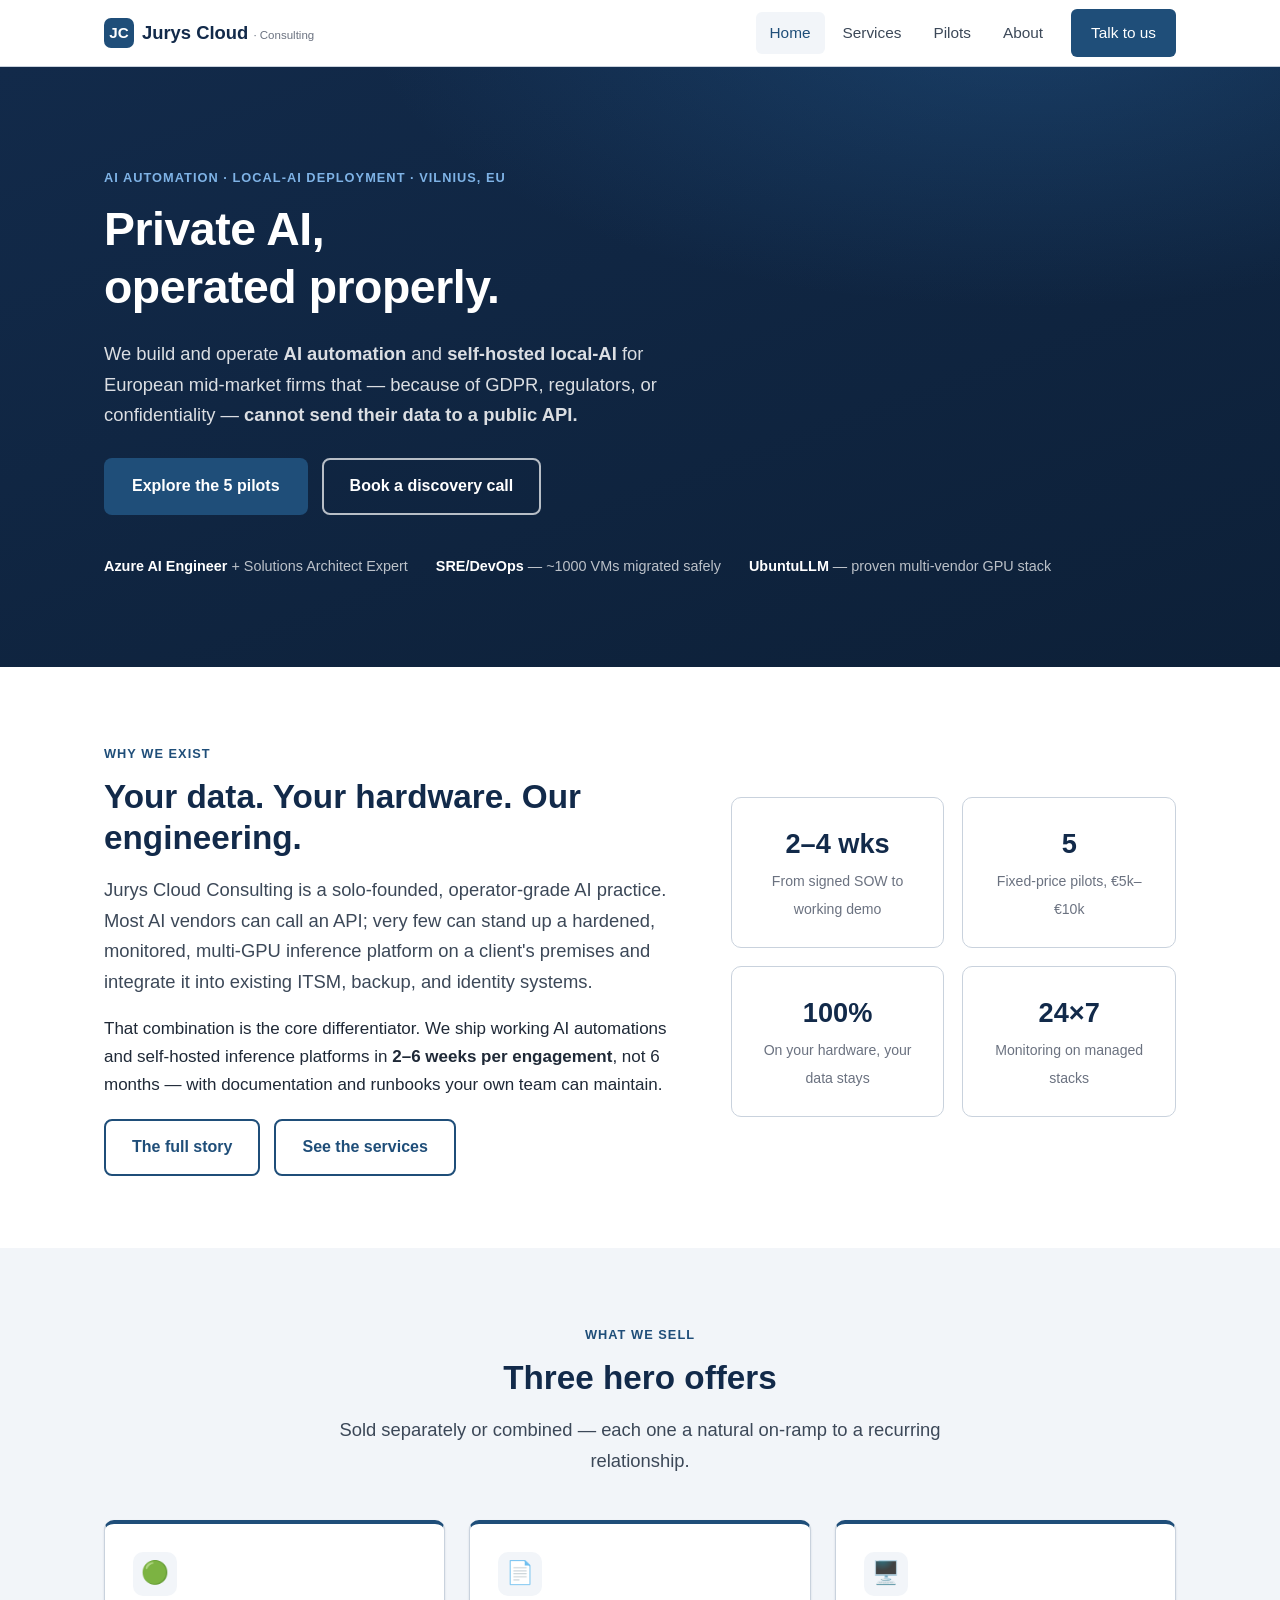
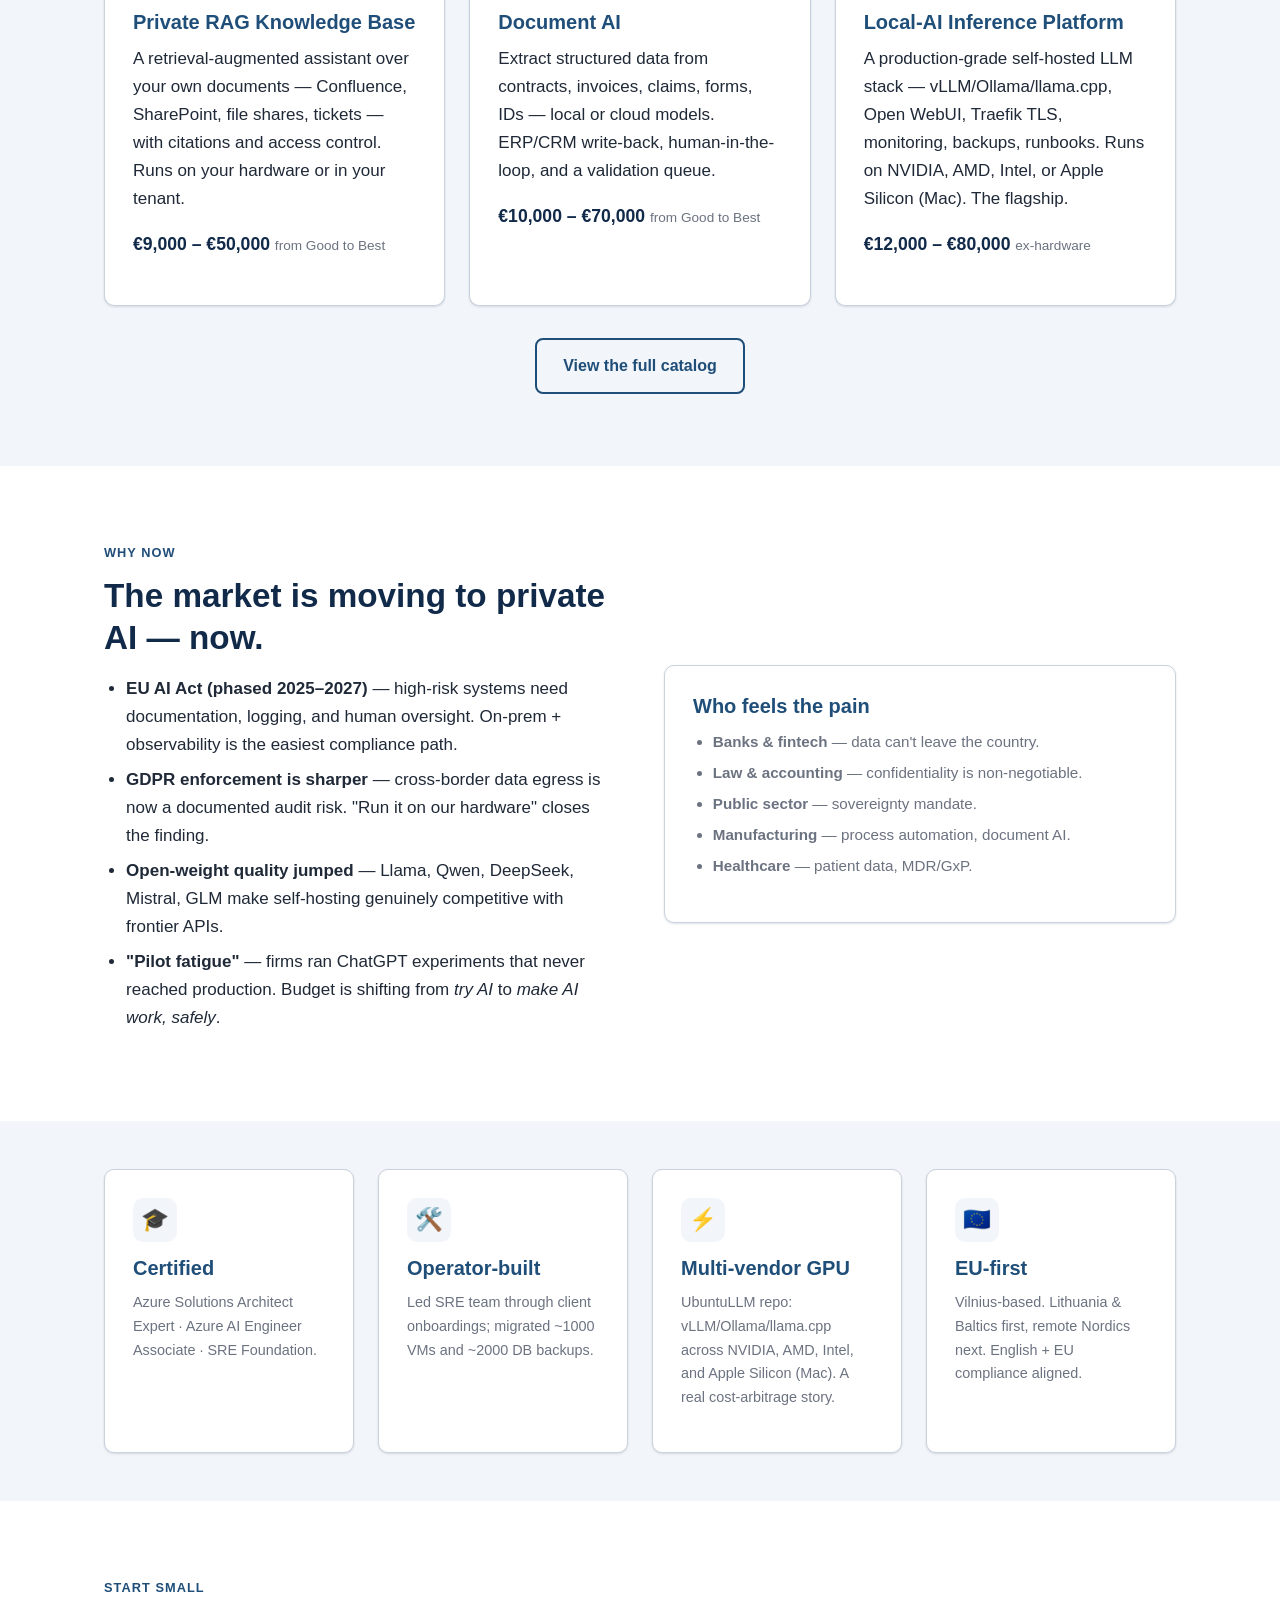
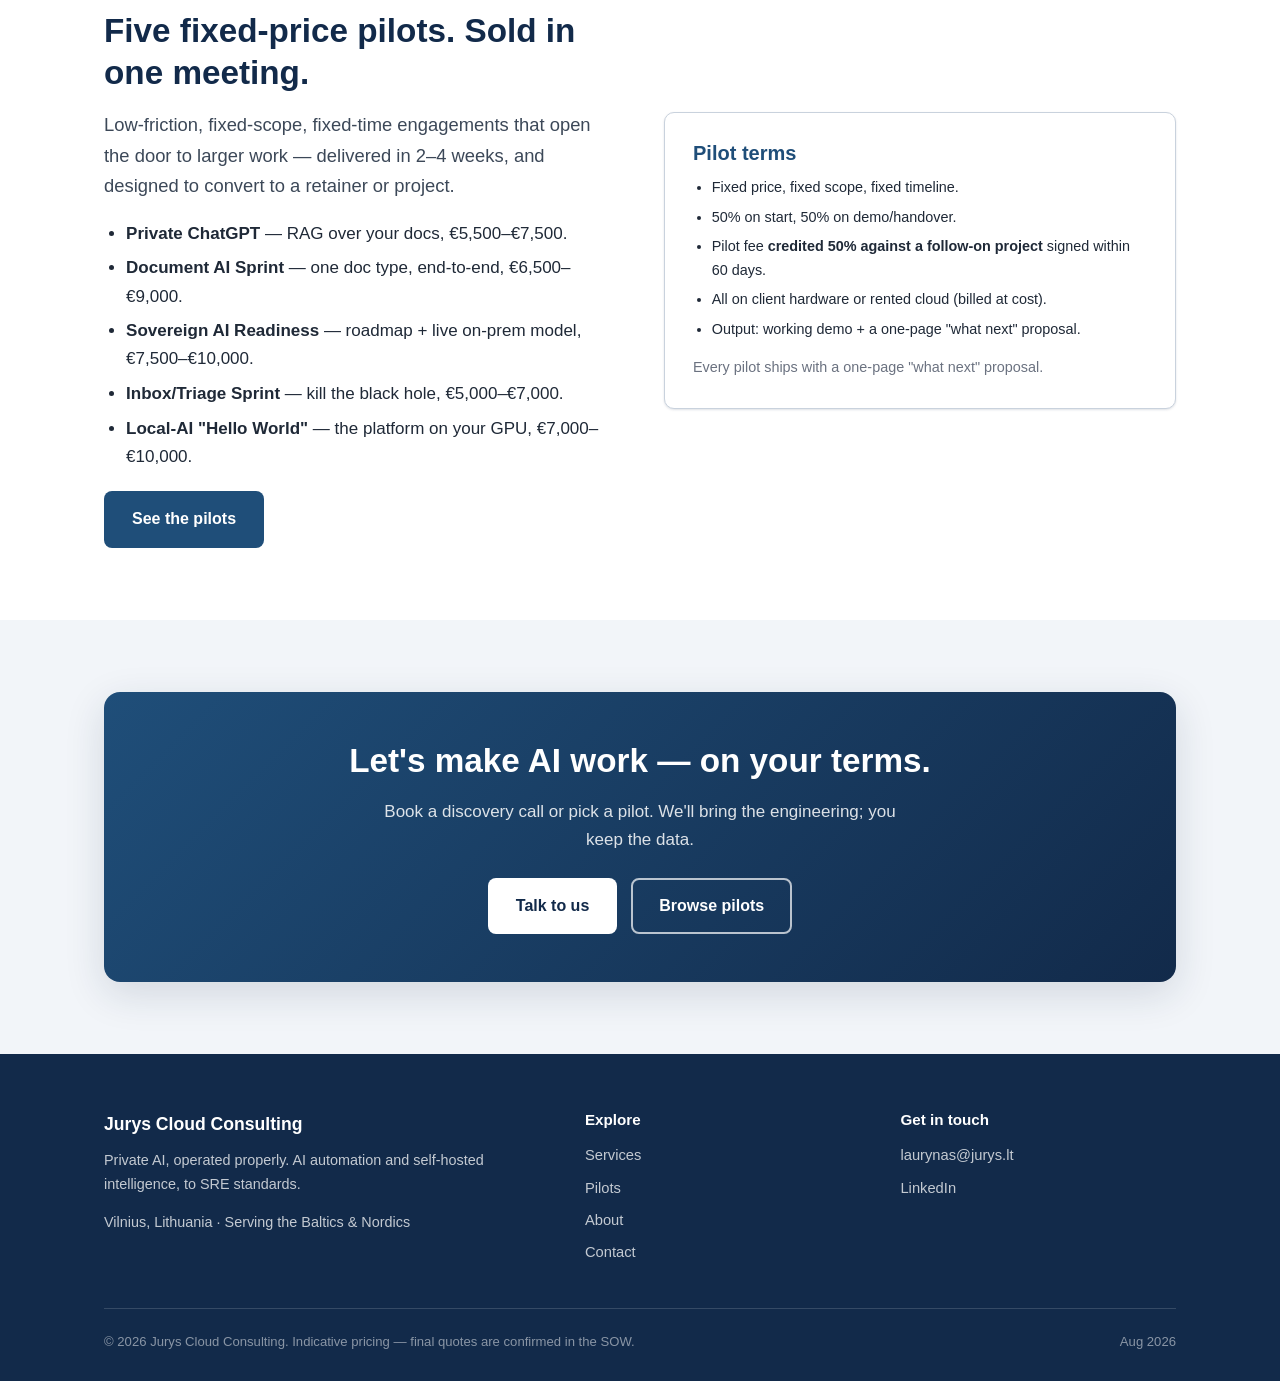
<file: index.html>
<!DOCTYPE html>
<html lang="en">
<head>
  <meta charset="UTF-8">
  <meta name="viewport" content="width=device-width, initial-scale=1.0">
  <title>Jurys Cloud Consulting — Private AI, operated properly. AI automation &amp; local-AI deployment</title>
  <meta name="description" content="Jurys Cloud Consulting builds and operates private AI — automation that works, and self-hosted inference that runs on your own hardware, to SRE standards. Based in Vilnius, serving the Baltics and Nordics.">
  <link rel="stylesheet" href="styles.css">
</head>
<body>

<header class="site-header">
  <div class="container">
    <a class="brand" href="index.html">
      <span class="brand-mark">JC</span>
      <span>Jurys Cloud <span class="brand-sub">· Consulting</span></span>
    </a>
    <button class="nav-toggle" aria-label="Toggle navigation" aria-expanded="false">
      <span></span><span></span><span></span>
    </button>
    <nav class="nav">
      <a href="index.html" class="active">Home</a>
      <a href="services.html">Services</a>
      <a href="pilots.html">Pilots</a>
      <a href="about.html">About</a>
      <a href="contact.html" class="btn btn-primary nav-cta">Talk to us</a>
    </nav>
  </div>
</header>

<!-- ============ HERO ============ -->
<section class="hero">
  <div class="container">
    <span class="eyebrow">AI Automation · Local-AI Deployment · Vilnius, EU</span>
    <h1>Private AI, operated properly.</h1>
    <p class="lead">
      We build and operate <strong>AI automation</strong> and
      <strong>self-hosted local-AI</strong> for European mid-market firms that
      &mdash; because of GDPR, regulators, or confidentiality &mdash;
      <strong>cannot send their data to a public API.</strong>
    </p>
    <div class="btn-row">
      <a class="btn btn-primary" href="pilots.html">Explore the 5 pilots</a>
      <a class="btn btn-outline" href="contact.html">Book a discovery call</a>
    </div>
    <div class="hero-meta">
      <span><strong>Azure AI Engineer</strong> + Solutions Architect Expert</span>
      <span><strong>SRE/DevOps</strong> &mdash; ~1000 VMs migrated safely</span>
      <span><strong>UbuntuLLM</strong> &mdash; proven multi-vendor GPU stack</span>
    </div>
  </div>
</section>

<!-- ============ STORY ============ -->
<section class="section">
  <div class="container">
    <div class="split split--wide-left">
      <div>
        <span class="eyebrow">Why we exist</span>
        <h2>Your data. Your hardware. Our engineering.</h2>
        <p class="lead">
          Jurys Cloud Consulting is a solo-founded, operator-grade AI practice.
          Most AI vendors can call an API; very few can stand up a hardened,
          monitored, multi-GPU inference platform on a client's premises and
          integrate it into existing ITSM, backup, and identity systems.
        </p>
        <p>
          That combination is the core differentiator. We ship working AI
          automations and self-hosted inference platforms in
          <strong>2&ndash;6 weeks per engagement</strong>, not 6 months &mdash;
          with documentation and runbooks your own team can maintain.
        </p>
        <div class="btn-row" style="margin-top:20px;">
          <a class="btn btn-ghost" href="about.html">The full story</a>
          <a class="btn btn-ghost" href="services.html">See the services</a>
        </div>
      </div>
      <div>
        <div class="stats" style="grid-template-columns:1fr 1fr;">
          <div class="stat"><span class="stat-num">2&ndash;4 wks</span><span class="stat-label">From signed SOW to working demo</span></div>
          <div class="stat"><span class="stat-num">5</span><span class="stat-label">Fixed-price pilots, €5k&ndash;€10k</span></div>
          <div class="stat"><span class="stat-num">100%</span><span class="stat-label">On your hardware, your data stays</span></div>
          <div class="stat"><span class="stat-num">24&times;7</span><span class="stat-label">Monitoring on managed stacks</span></div>
        </div>
      </div>
    </div>
  </div>
</section>

<!-- ============ HERO OFFERS ============ -->
<section class="section section--alt">
  <div class="container">
    <div class="center" style="margin-bottom:44px;">
      <span class="eyebrow">What we sell</span>
      <h2>Three hero offers</h2>
      <p class="lead" style="max-width:62ch;margin:0 auto;">
        Sold separately or combined &mdash; each one a natural on-ramp to a
        recurring relationship.
      </p>
    </div>
    <div class="grid grid-3">
      <div class="card card--accent">
        <div class="card-icon">🟢</div>
        <h3>Private RAG Knowledge Base</h3>
        <p>
          A retrieval-augmented assistant over your own documents &mdash;
          Confluence, SharePoint, file shares, tickets &mdash; with citations
          and access control. Runs on your hardware or in your tenant.
        </p>
        <p class="card-price">€9,000 &ndash; €50,000 <small>from Good to Best</small></p>
      </div>
      <div class="card card--accent">
        <div class="card-icon">📄</div>
        <h3>Document AI</h3>
        <p>
          Extract structured data from contracts, invoices, claims, forms, IDs
          &mdash; local or cloud models. ERP/CRM write-back, human-in-the-loop,
          and a validation queue.
        </p>
        <p class="card-price">€10,000 &ndash; €70,000 <small>from Good to Best</small></p>
      </div>
      <div class="card card--accent">
        <div class="card-icon">🖥️</div>
        <h3>Local-AI Inference Platform</h3>
        <p>
          A production-grade self-hosted LLM stack &mdash; vLLM/Ollama/llama.cpp,
          Open WebUI, Traefik TLS, monitoring, backups, runbooks. Runs on
          NVIDIA, AMD, Intel, or Apple Silicon (Mac). The flagship.
        </p>
        <p class="card-price">€12,000 &ndash; €80,000 <small>ex-hardware</small></p>
      </div>
    </div>
    <div class="center" style="margin-top:32px;">
      <a class="btn btn-ghost" href="services.html">View the full catalog</a>
    </div>
  </div>
</section>

<!-- ============ WHY NOW ============ -->
<section class="section">
  <div class="container">
    <div class="split">
      <div>
        <span class="eyebrow">Why now</span>
        <h2>The market is moving to private AI &mdash; now.</h2>
        <ul>
          <li><strong>EU AI Act (phased 2025&ndash;2027)</strong> &mdash; high-risk systems need documentation, logging, and human oversight. On-prem + observability is the easiest compliance path.</li>
          <li><strong>GDPR enforcement is sharper</strong> &mdash; cross-border data egress is now a documented audit risk. "Run it on our hardware" closes the finding.</li>
          <li><strong>Open-weight quality jumped</strong> &mdash; Llama, Qwen, DeepSeek, Mistral, GLM make self-hosting genuinely competitive with frontier APIs.</li>
          <li><strong>"Pilot fatigue"</strong> &mdash; firms ran ChatGPT experiments that never reached production. Budget is shifting from <em>try AI</em> to <em>make AI work, safely</em>.</li>
        </ul>
      </div>
      <div>
        <div class="card">
          <h3>Who feels the pain</h3>
          <ul class="muted" style="font-size:.95rem;">
            <li><strong>Banks &amp; fintech</strong> &mdash; data can't leave the country.</li>
            <li><strong>Law &amp; accounting</strong> &mdash; confidentiality is non-negotiable.</li>
            <li><strong>Public sector</strong> &mdash; sovereignty mandate.</li>
            <li><strong>Manufacturing</strong> &mdash; process automation, document AI.</li>
            <li><strong>Healthcare</strong> &mdash; patient data, MDR/GxP.</li>
          </ul>
        </div>
      </div>
    </div>
  </div>
</section>

<!-- ============ CREDIBILITY STRIP ============ -->
<section class="section section--tight section--alt">
  <div class="container">
    <div class="grid grid-4">
      <div class="card">
        <div class="card-icon">🎓</div>
        <h3>Certified</h3>
        <p class="small muted">Azure Solutions Architect Expert · Azure AI Engineer Associate · SRE Foundation.</p>
      </div>
      <div class="card">
        <div class="card-icon">🛠️</div>
        <h3>Operator-built</h3>
        <p class="small muted">Led SRE team through client onboardings; migrated ~1000 VMs and ~2000 DB backups.</p>
      </div>
      <div class="card">
        <div class="card-icon">⚡</div>
        <h3>Multi-vendor GPU</h3>
        <p class="small muted">UbuntuLLM repo: vLLM/Ollama/llama.cpp across NVIDIA, AMD, Intel, and Apple Silicon (Mac). A real cost-arbitrage story.</p>
      </div>
      <div class="card">
        <div class="card-icon">🇪🇺</div>
        <h3>EU-first</h3>
        <p class="small muted">Vilnius-based. Lithuania &amp; Baltics first, remote Nordics next. English + EU compliance aligned.</p>
      </div>
    </div>
  </div>
</section>

<!-- ============ PILOT TEASER ============ -->
<section class="section">
  <div class="container">
    <div class="split">
      <div>
        <span class="eyebrow">Start small</span>
        <h2>Five fixed-price pilots. Sold in one meeting.</h2>
        <p class="lead">
          Low-friction, fixed-scope, fixed-time engagements that open the door
          to larger work &mdash; delivered in 2&ndash;4 weeks, and designed to
          convert to a retainer or project.
        </p>
        <ul>
          <li><strong>Private ChatGPT</strong> &mdash; RAG over your docs, €5,500&ndash;€7,500.</li>
          <li><strong>Document AI Sprint</strong> &mdash; one doc type, end-to-end, €6,500&ndash;€9,000.</li>
          <li><strong>Sovereign AI Readiness</strong> &mdash; roadmap + live on-prem model, €7,500&ndash;€10,000.</li>
          <li><strong>Inbox/Triage Sprint</strong> &mdash; kill the black hole, €5,000&ndash;€7,000.</li>
          <li><strong>Local-AI "Hello World"</strong> &mdash; the platform on your GPU, €7,000&ndash;€10,000.</li>
        </ul>
        <div class="btn-row" style="margin-top:20px;">
          <a class="btn btn-primary" href="pilots.html">See the pilots</a>
        </div>
      </div>
      <div>
        <div class="card">
          <h3>Pilot terms</h3>
          <ul class="small">
            <li>Fixed price, fixed scope, fixed timeline.</li>
            <li>50% on start, 50% on demo/handover.</li>
            <li>Pilot fee <strong>credited 50% against a follow-on project</strong> signed within 60 days.</li>
            <li>All on client hardware or rented cloud (billed at cost).</li>
            <li>Output: working demo + a one-page "what next" proposal.</li>
          </ul>
          <p class="small muted" style="margin:0;">Every pilot ships with a one-page "what next" proposal.</p>
        </div>
      </div>
    </div>
  </div>
</section>

<!-- ============ CTA ============ -->
<section class="section section--alt">
  <div class="container">
    <div class="cta-band">
      <h2>Let's make AI work &mdash; on your terms.</h2>
      <p>
        Book a discovery call or pick a pilot. We'll bring the engineering; you
        keep the data.
      </p>
      <div class="btn-row" style="justify-content:center;">
        <a class="btn btn-primary" href="contact.html">Talk to us</a>
        <a class="btn btn-outline" href="pilots.html">Browse pilots</a>
      </div>
    </div>
  </div>
</section>

<!-- ============ FOOTER ============ -->
<footer class="site-footer">
  <div class="container">
    <div class="footer-grid">
      <div>
        <div class="footer-brand">Jurys Cloud Consulting</div>
        <p class="small">Private AI, operated properly. AI automation and self-hosted intelligence, to SRE standards.</p>
        <p class="small">Vilnius, Lithuania · Serving the Baltics &amp; Nordics</p>
      </div>
      <div>
        <h4>Explore</h4>
        <ul>
          <li><a href="services.html">Services</a></li>
          <li><a href="pilots.html">Pilots</a></li>
          <li><a href="about.html">About</a></li>
          <li><a href="contact.html">Contact</a></li>
        </ul>
      </div>
      <div>
        <h4>Get in touch</h4>
        <ul>
          <li><a href="mailto:laurynas@jurys.lt">laurynas@jurys.lt</a></li>
          <li><a href="https://www.linkedin.com/in/laurynas-jurys-01441728/" target="_blank" rel="noopener">LinkedIn</a></li>
        </ul>
      </div>
    </div>
    <div class="footer-disclaimer">
      <span>© <span id="year">2026</span> Jurys Cloud Consulting. Indicative pricing — final quotes are confirmed in the SOW.</span>
      <span>Aug 2026</span>
    </div>
  </div>
</footer>

<script src="main.js"></script>
</body>
</html>
</file>
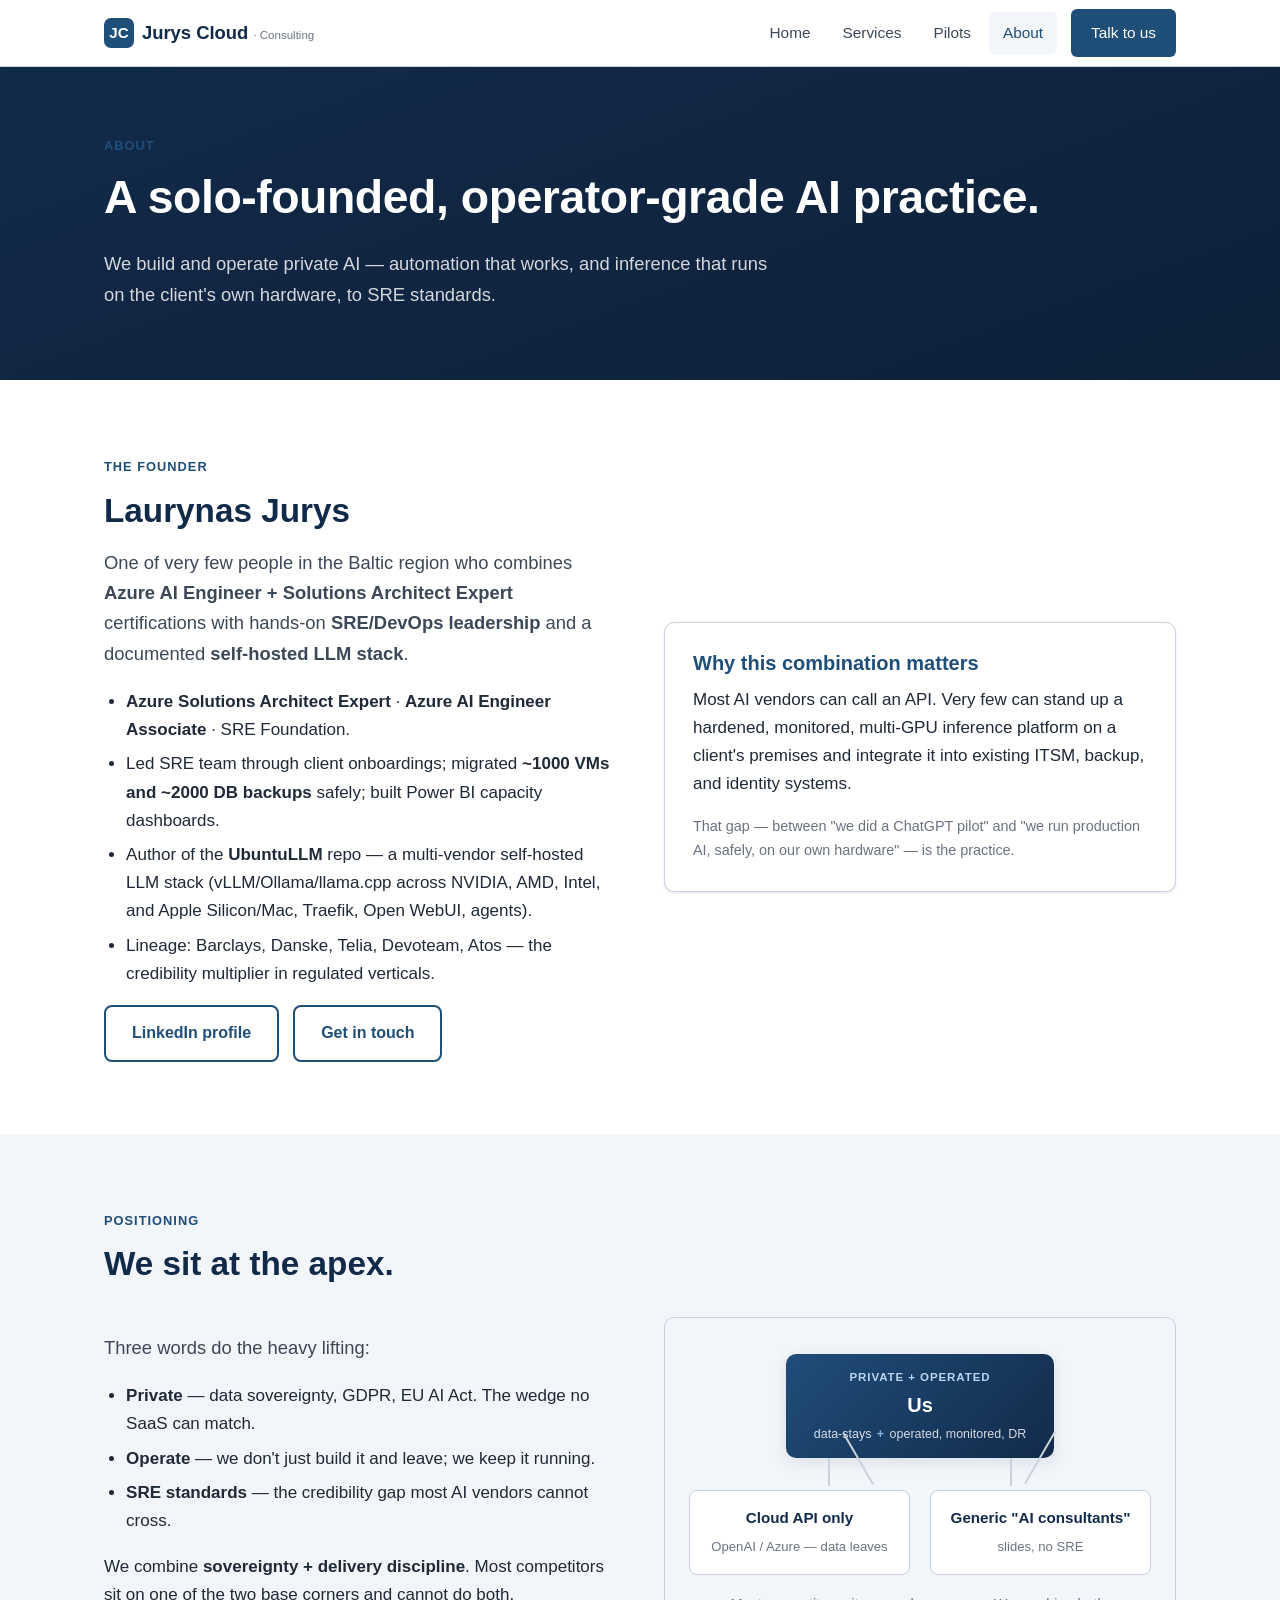
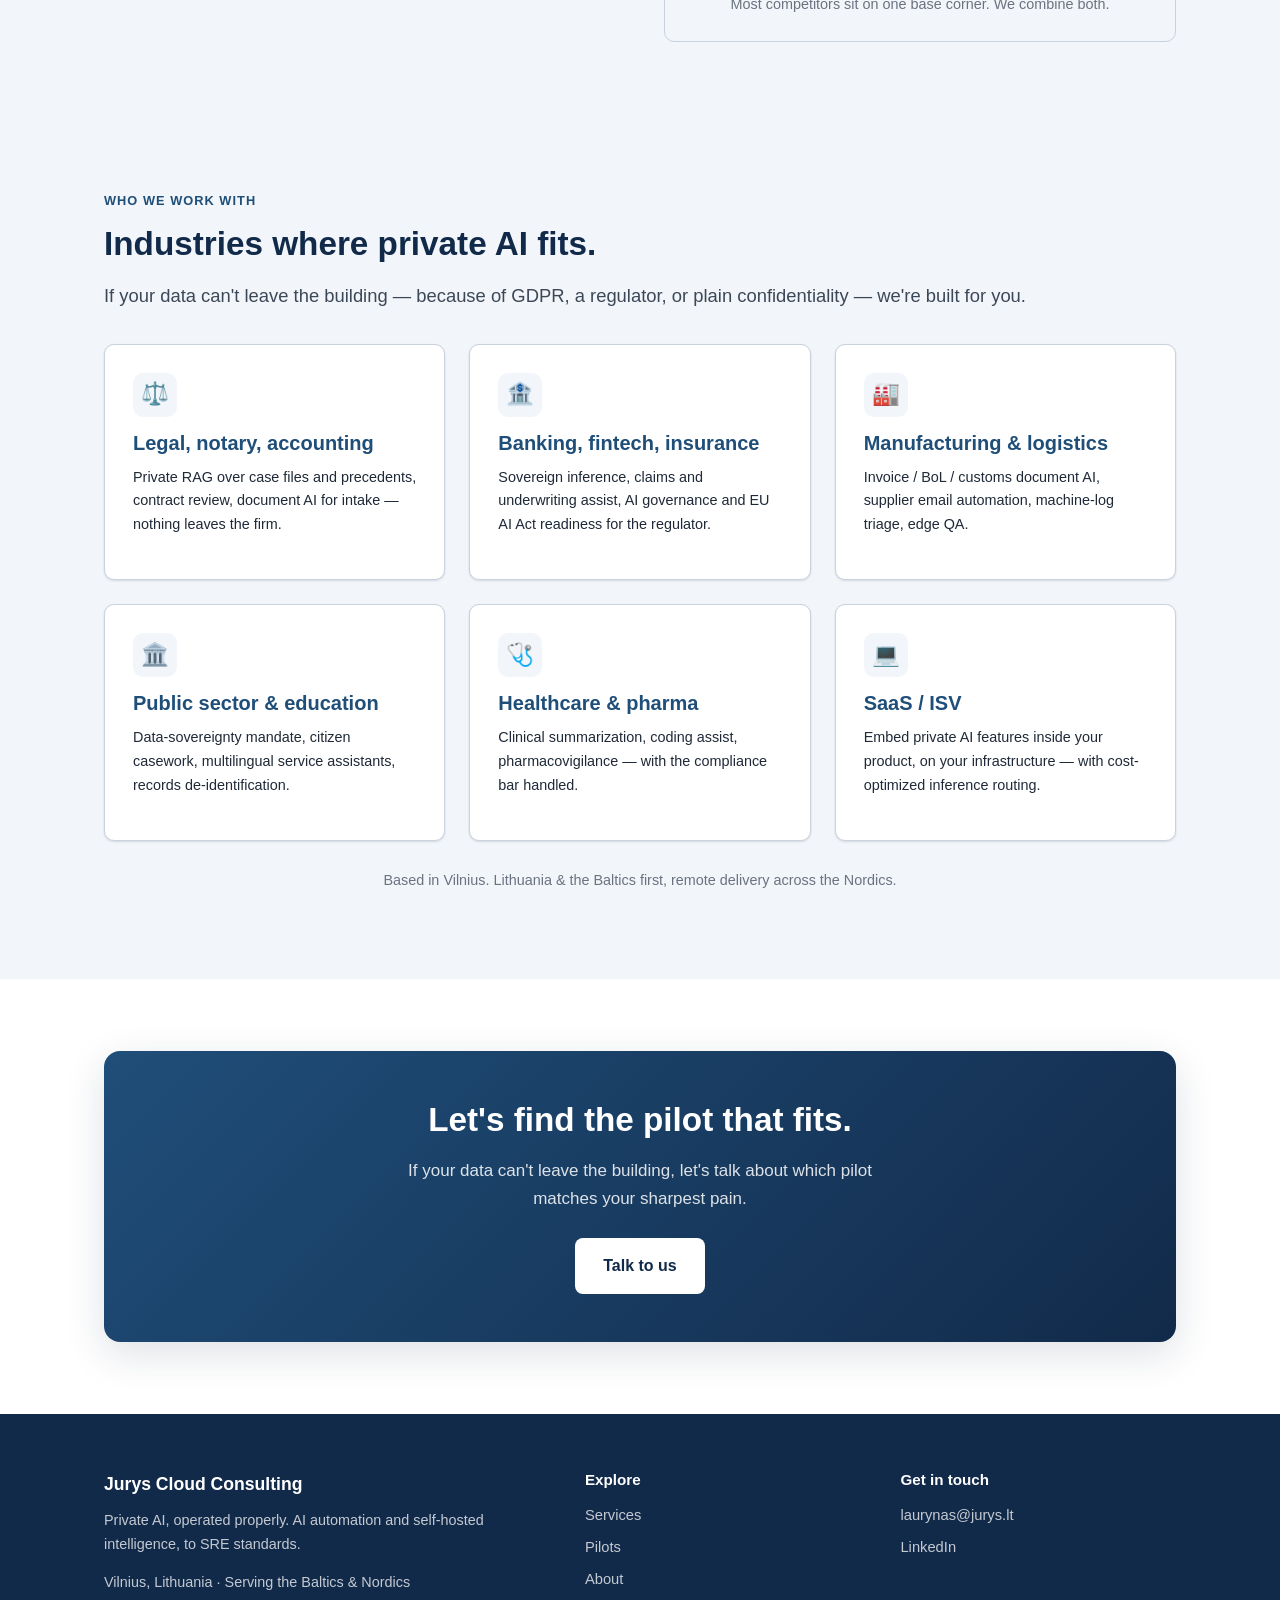
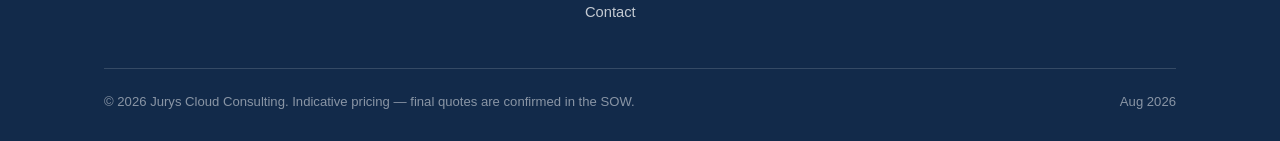
<file: about.html>
<!DOCTYPE html>
<html lang="en">
<head>
  <meta charset="UTF-8">
  <meta name="viewport" content="width=device-width, initial-scale=1.0">
  <title>About — Jurys Cloud Consulting</title>
  <meta name="description" content="A solo-founded, operator-grade AI practice. Azure AI Engineer + Solutions Architect Expert + SRE. We sit at the apex that combines sovereignty and delivery discipline.">
  <link rel="stylesheet" href="styles.css">
</head>
<body>

<header class="site-header">
  <div class="container">
    <a class="brand" href="index.html">
      <span class="brand-mark">JC</span>
      <span>Jurys Cloud <span class="brand-sub">· Consulting</span></span>
    </a>
    <button class="nav-toggle" aria-label="Toggle navigation" aria-expanded="false">
      <span></span><span></span><span></span>
    </button>
    <nav class="nav">
      <a href="index.html">Home</a>
      <a href="services.html">Services</a>
      <a href="pilots.html">Pilots</a>
      <a href="about.html" class="active">About</a>
      <a href="contact.html" class="btn btn-primary nav-cta">Talk to us</a>
    </nav>
  </div>
</header>

<section class="page-hero">
  <div class="container">
    <span class="eyebrow">About</span>
    <h1>A solo-founded, operator-grade AI practice.</h1>
    <p class="lead">
      We build and operate private AI — automation that works, and inference
      that runs on the client's own hardware, to SRE standards.
    </p>
  </div>
</section>

<!-- founder -->
<section class="section">
  <div class="container">
    <div class="split">
      <div>
        <span class="eyebrow">The founder</span>
        <h2>Laurynas Jurys</h2>
        <p class="lead">
          One of very few people in the Baltic region who combines
          <strong>Azure AI Engineer + Solutions Architect Expert</strong>
          certifications with hands-on <strong>SRE/DevOps leadership</strong>
          and a documented <strong>self-hosted LLM stack</strong>.
        </p>
        <ul>
          <li><strong>Azure Solutions Architect Expert</strong> · <strong>Azure AI Engineer Associate</strong> · SRE Foundation.</li>
          <li>Led SRE team through client onboardings; migrated <strong>~1000 VMs and ~2000 DB backups</strong> safely; built Power BI capacity dashboards.</li>
          <li>Author of the <strong>UbuntuLLM</strong> repo — a multi-vendor self-hosted LLM stack (vLLM/Ollama/llama.cpp across NVIDIA, AMD, Intel, and Apple Silicon/Mac, Traefik, Open WebUI, agents).</li>
          <li>Lineage: Barclays, Danske, Telia, Devoteam, Atos — the credibility multiplier in regulated verticals.</li>
        </ul>
        <div class="btn-row" style="margin-top:16px;">
          <a class="btn btn-ghost" href="https://www.linkedin.com/in/laurynas-jurys-01441728/" target="_blank" rel="noopener">LinkedIn profile</a>
          <a class="btn btn-ghost" href="contact.html">Get in touch</a>
        </div>
      </div>
      <div>
        <div class="card">
          <h3>Why this combination matters</h3>
          <p>
            Most AI vendors can call an API. Very few can stand up a hardened,
            monitored, multi-GPU inference platform on a client's premises and
            integrate it into existing ITSM, backup, and identity systems.
          </p>
          <p class="small muted" style="margin-bottom:0;">
            That gap &mdash; between "we did a ChatGPT pilot" and "we run
            production AI, safely, on our own hardware" &mdash; is the practice.
          </p>
        </div>
      </div>
    </div>
  </div>
</section>

<!-- positioning triangle -->
<section class="section section--alt">
  <div class="container">
    <span class="eyebrow">Positioning</span>
    <h2>We sit at the apex.</h2>
    <div class="split" style="margin-top:32px;">
      <div>
        <p class="lead">
          Three words do the heavy lifting:
        </p>
        <ul>
          <li><strong>Private</strong> &mdash; data sovereignty, GDPR, EU AI Act. The wedge no SaaS can match.</li>
          <li><strong>Operate</strong> &mdash; we don't just build it and leave; we keep it running.</li>
          <li><strong>SRE standards</strong> &mdash; the credibility gap most AI vendors cannot cross.</li>
        </ul>
        <p>
          We combine <strong>sovereignty + delivery discipline</strong>. Most
          competitors sit on one of the two base corners and cannot do both.
        </p>
      </div>
      <div>
        <div class="pos-diagram" aria-label="Positioning triangle">
          <div class="pos-apex">
            <span class="pos-apex-tag">Private + Operated</span>
            <span class="pos-apex-name">Us</span>
            <span class="pos-apex-sub">data-stays <span class="pos-x">+</span> operated, monitored, DR</span>
          </div>
          <div class="pos-legs">
            <div class="pos-leg pos-leg--left"><span></span></div>
            <div class="pos-leg pos-leg--right"><span></span></div>
          </div>
          <div class="pos-base">
            <div class="pos-corner">
              <strong>Cloud API only</strong>
              <span class="muted">OpenAI / Azure — data leaves</span>
            </div>
            <div class="pos-corner">
              <strong>Generic "AI consultants"</strong>
              <span class="muted">slides, no SRE</span>
            </div>
          </div>
          <p class="pos-caption muted small">Most competitors sit on one base corner. We combine both.</p>
        </div>
      </div>
    </div>
  </div>
</section>

<!-- who we work with -->
<section class="section section--alt">
  <div class="container">
    <span class="eyebrow">Who we work with</span>
    <h2>Industries where private AI fits.</h2>
    <p class="lead">If your data can't leave the building &mdash; because of GDPR, a regulator, or plain confidentiality &mdash; we're built for you.</p>
    <div class="grid grid-3" style="margin-top:32px;">
      <div class="card">
        <div class="card-icon">⚖️</div>
        <h3>Legal, notary, accounting</h3>
        <p class="small">Private RAG over case files and precedents, contract review, document AI for intake &mdash; nothing leaves the firm.</p>
      </div>
      <div class="card">
        <div class="card-icon">🏦</div>
        <h3>Banking, fintech, insurance</h3>
        <p class="small">Sovereign inference, claims and underwriting assist, AI governance and EU AI Act readiness for the regulator.</p>
      </div>
      <div class="card">
        <div class="card-icon">🏭</div>
        <h3>Manufacturing &amp; logistics</h3>
        <p class="small">Invoice / BoL / customs document AI, supplier email automation, machine-log triage, edge QA.</p>
      </div>
      <div class="card">
        <div class="card-icon">🏛️</div>
        <h3>Public sector &amp; education</h3>
        <p class="small">Data-sovereignty mandate, citizen casework, multilingual service assistants, records de-identification.</p>
      </div>
      <div class="card">
        <div class="card-icon">🩺</div>
        <h3>Healthcare &amp; pharma</h3>
        <p class="small">Clinical summarization, coding assist, pharmacovigilance &mdash; with the compliance bar handled.</p>
      </div>
      <div class="card">
        <div class="card-icon">💻</div>
        <h3>SaaS / ISV</h3>
        <p class="small">Embed private AI features inside your product, on your infrastructure &mdash; with cost-optimized inference routing.</p>
      </div>
    </div>
    <p class="small muted center" style="margin-top:28px;">Based in Vilnius. Lithuania &amp; the Baltics first, remote delivery across the Nordics.</p>
  </div>
</section>

<!-- CTA -->
<section class="section">
  <div class="container">
    <div class="cta-band">
      <h2>Let's find the pilot that fits.</h2>
      <p>If your data can't leave the building, let's talk about which pilot matches your sharpest pain.</p>
      <a class="btn btn-primary" href="contact.html">Talk to us</a>
    </div>
  </div>
</section>

<footer class="site-footer">
  <div class="container">
    <div class="footer-grid">
      <div>
        <div class="footer-brand">Jurys Cloud Consulting</div>
        <p class="small">Private AI, operated properly. AI automation and self-hosted intelligence, to SRE standards.</p>
        <p class="small">Vilnius, Lithuania · Serving the Baltics &amp; Nordics</p>
      </div>
      <div>
        <h4>Explore</h4>
        <ul>
          <li><a href="services.html">Services</a></li>
          <li><a href="pilots.html">Pilots</a></li>
          <li><a href="about.html">About</a></li>
          <li><a href="contact.html">Contact</a></li>
        </ul>
      </div>
      <div>
        <h4>Get in touch</h4>
        <ul>
          <li><a href="mailto:laurynas@jurys.lt">laurynas@jurys.lt</a></li>
          <li><a href="https://www.linkedin.com/in/laurynas-jurys-01441728/" target="_blank" rel="noopener">LinkedIn</a></li>
        </ul>
      </div>
    </div>
    <div class="footer-disclaimer">
      <span>© <span id="year">2026</span> Jurys Cloud Consulting. Indicative pricing — final quotes are confirmed in the SOW.</span>
      <span>Aug 2026</span>
    </div>
  </div>
</footer>

<script src="main.js"></script>
</body>
</html>
</file>
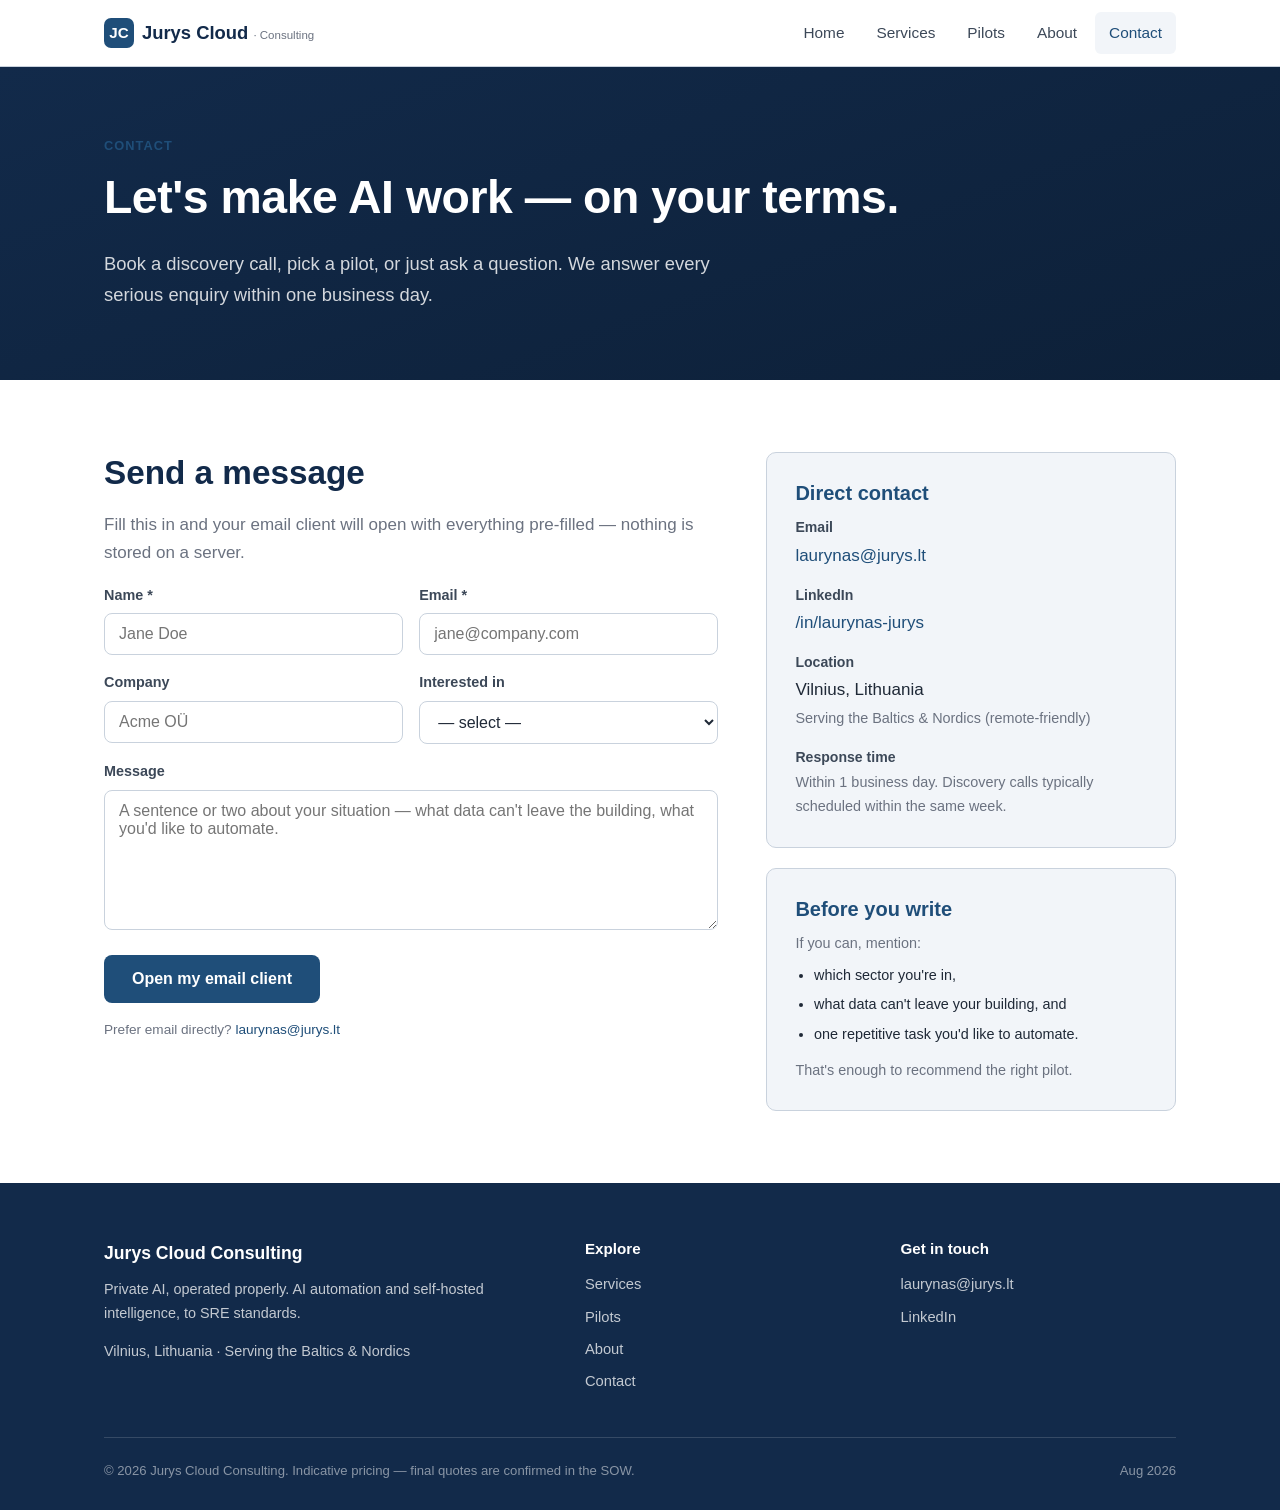
<file: contact.html>
<!DOCTYPE html>
<html lang="en">
<head>
  <meta charset="UTF-8">
  <meta name="viewport" content="width=device-width, initial-scale=1.0">
  <title>Contact — Jurys Cloud Consulting</title>
  <meta name="description" content="Book a discovery call or pick a pilot. Based in Vilnius, serving the Baltics and Nordics.">
  <link rel="stylesheet" href="styles.css">
</head>
<body>

<header class="site-header">
  <div class="container">
    <a class="brand" href="index.html">
      <span class="brand-mark">JC</span>
      <span>Jurys Cloud <span class="brand-sub">· Consulting</span></span>
    </a>
    <button class="nav-toggle" aria-label="Toggle navigation" aria-expanded="false">
      <span></span><span></span><span></span>
    </button>
    <nav class="nav">
      <a href="index.html">Home</a>
      <a href="services.html">Services</a>
      <a href="pilots.html">Pilots</a>
      <a href="about.html">About</a>
      <a href="contact.html" class="active">Contact</a>
    </nav>
  </div>
</header>

<section class="page-hero">
  <div class="container">
    <span class="eyebrow">Contact</span>
    <h1>Let's make AI work — on your terms.</h1>
    <p class="lead">
      Book a discovery call, pick a pilot, or just ask a question. We answer
      every serious enquiry within one business day.
    </p>
  </div>
</section>

<section class="section">
  <div class="container">
    <div class="contact-grid">

      <!-- form -->
      <div>
        <h2>Send a message</h2>
        <p class="muted">Fill this in and your email client will open with everything pre-filled — nothing is stored on a server.</p>
        <form id="contact-form" class="form" novalidate>
          <div class="form-row">
            <div>
              <label for="name">Name *</label>
              <input type="text" id="name" name="name" required placeholder="Jane Doe">
            </div>
            <div>
              <label for="email">Email *</label>
              <input type="email" id="email" name="email" required placeholder="jane@company.com">
            </div>
          </div>
          <div class="form-row">
            <div>
              <label for="company">Company</label>
              <input type="text" id="company" name="company" placeholder="Acme OÜ">
            </div>
            <div>
              <label for="interest">Interested in</label>
              <select id="interest" name="interest">
                <option value="">— select —</option>
                <option>A pilot (2–4 weeks)</option>
                <option>Private RAG knowledge base</option>
                <option>Document AI / IDP</option>
                <option>Local-AI platform deployment</option>
                <option>Managed local-AI / retainer</option>
                <option>AI governance / EU AI Act</option>
                <option>Something else</option>
              </select>
            </div>
          </div>
          <div>
            <label for="message">Message</label>
            <textarea id="message" name="message" placeholder="A sentence or two about your situation — what data can't leave the building, what you'd like to automate."></textarea>
          </div>
          <div>
            <button type="submit" class="btn btn-primary">Open my email client</button>
          </div>
          <p id="form-status" class="form-note" role="status" style="display:none;"></p>
          <p class="form-note">Prefer email directly? <a href="mailto:laurynas@jurys.lt">laurynas@jurys.lt</a></p>
        </form>
      </div>

      <!-- direct contact -->
      <div>
        <div class="contact-card">
          <h3>Direct contact</h3>
          <dl>
            <dt>Email</dt>
            <dd><a href="mailto:laurynas@jurys.lt">laurynas@jurys.lt</a></dd>
            <dt>LinkedIn</dt>
            <dd><a href="https://www.linkedin.com/in/laurynas-jurys-01441728/" target="_blank" rel="noopener">/in/laurynas-jurys</a></dd>
            <dt>Location</dt>
            <dd>Vilnius, Lithuania<br><span class="muted small">Serving the Baltics &amp; Nordics (remote-friendly)</span></dd>
            <dt>Response time</dt>
            <dd class="small muted">Within 1 business day. Discovery calls typically scheduled within the same week.</dd>
          </dl>
        </div>

        <div class="contact-card" style="margin-top:20px;">
          <h3>Before you write</h3>
          <p class="small muted" style="margin-bottom:8px;">If you can, mention:</p>
          <ul class="small" style="margin-bottom:0;">
            <li>which sector you're in,</li>
            <li>what data can't leave your building, and</li>
            <li>one repetitive task you'd like to automate.</li>
          </ul>
          <p class="small muted" style="margin:12px 0 0;">That's enough to recommend the right pilot.</p>
        </div>
      </div>

    </div>
  </div>
</section>

<footer class="site-footer">
  <div class="container">
    <div class="footer-grid">
      <div>
        <div class="footer-brand">Jurys Cloud Consulting</div>
        <p class="small">Private AI, operated properly. AI automation and self-hosted intelligence, to SRE standards.</p>
        <p class="small">Vilnius, Lithuania · Serving the Baltics &amp; Nordics</p>
      </div>
      <div>
        <h4>Explore</h4>
        <ul>
          <li><a href="services.html">Services</a></li>
          <li><a href="pilots.html">Pilots</a></li>
          <li><a href="about.html">About</a></li>
          <li><a href="contact.html">Contact</a></li>
        </ul>
      </div>
      <div>
        <h4>Get in touch</h4>
        <ul>
          <li><a href="mailto:laurynas@jurys.lt">laurynas@jurys.lt</a></li>
          <li><a href="https://www.linkedin.com/in/laurynas-jurys-01441728/" target="_blank" rel="noopener">LinkedIn</a></li>
        </ul>
      </div>
    </div>
    <div class="footer-disclaimer">
      <span>© <span id="year">2026</span> Jurys Cloud Consulting. Indicative pricing — final quotes are confirmed in the SOW.</span>
      <span>Aug 2026</span>
    </div>
  </div>
</footer>

<script src="main.js"></script>
</body>
</html>
</file>
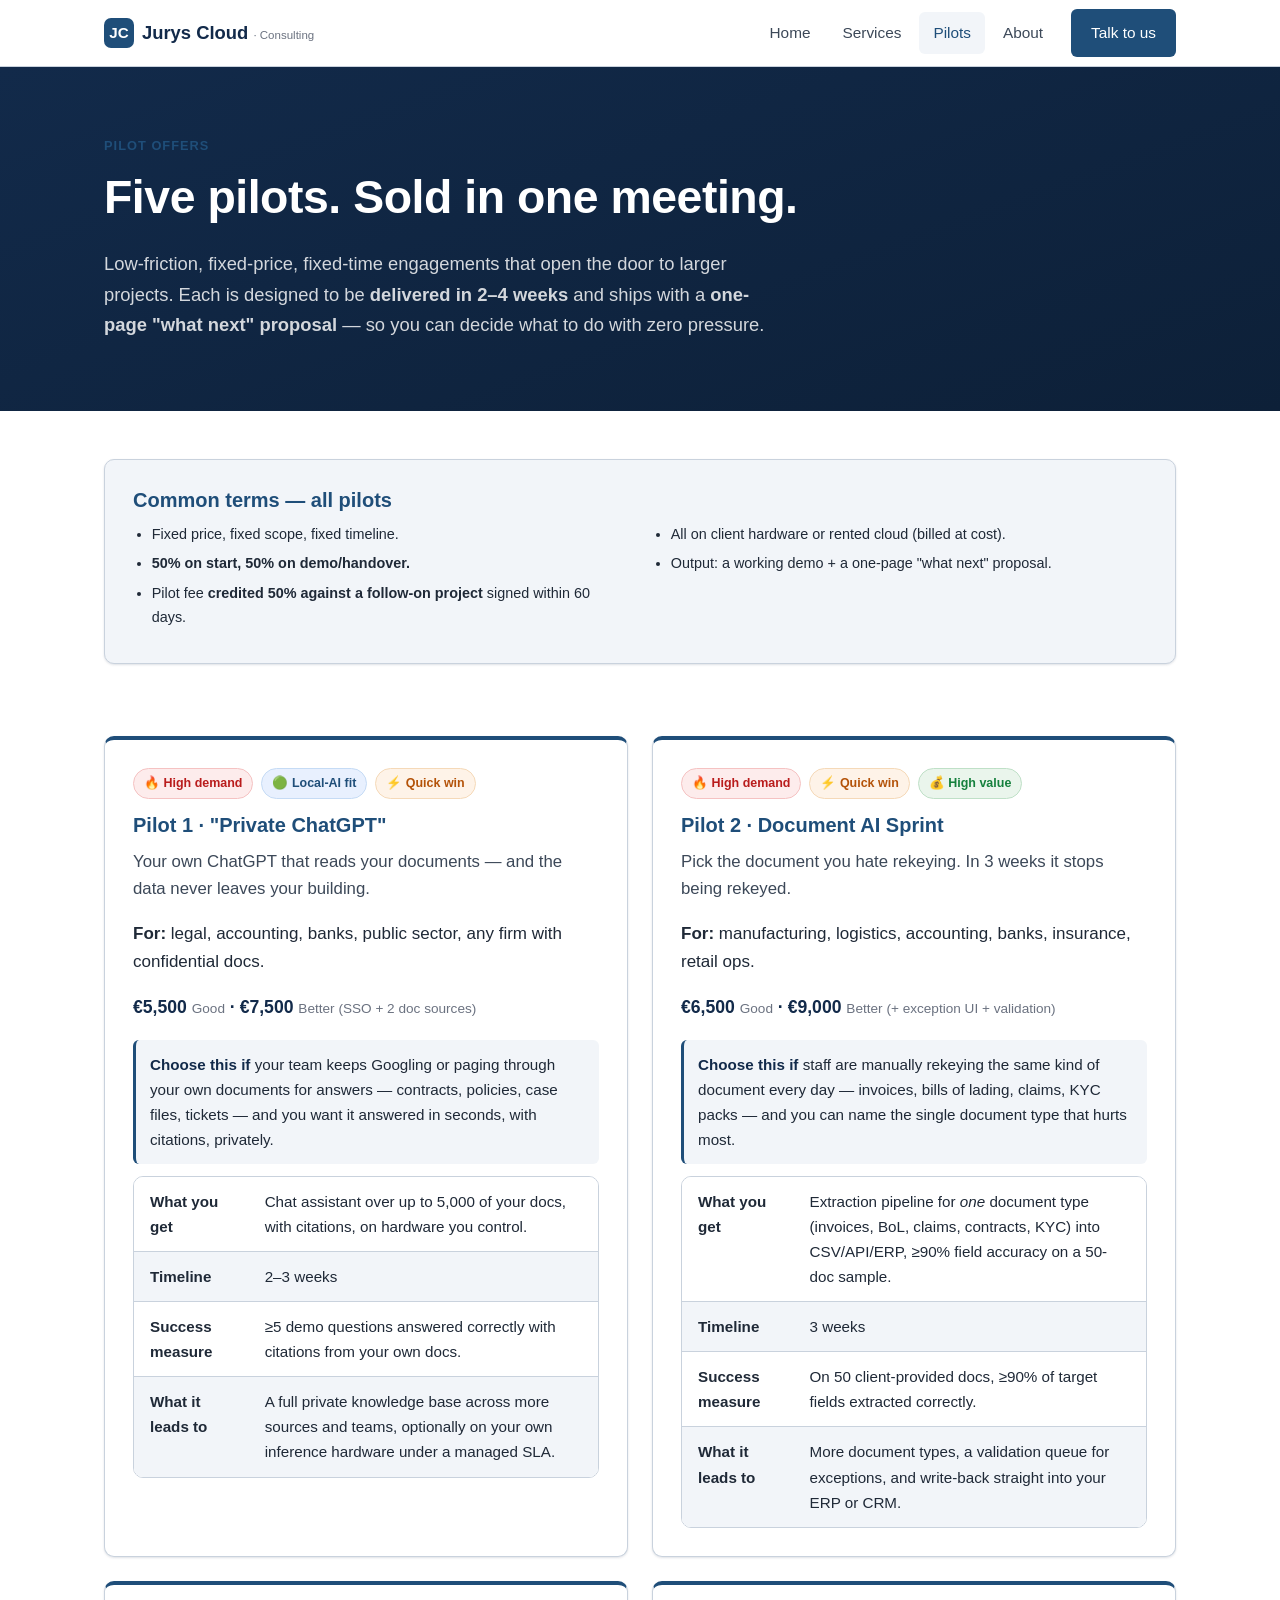
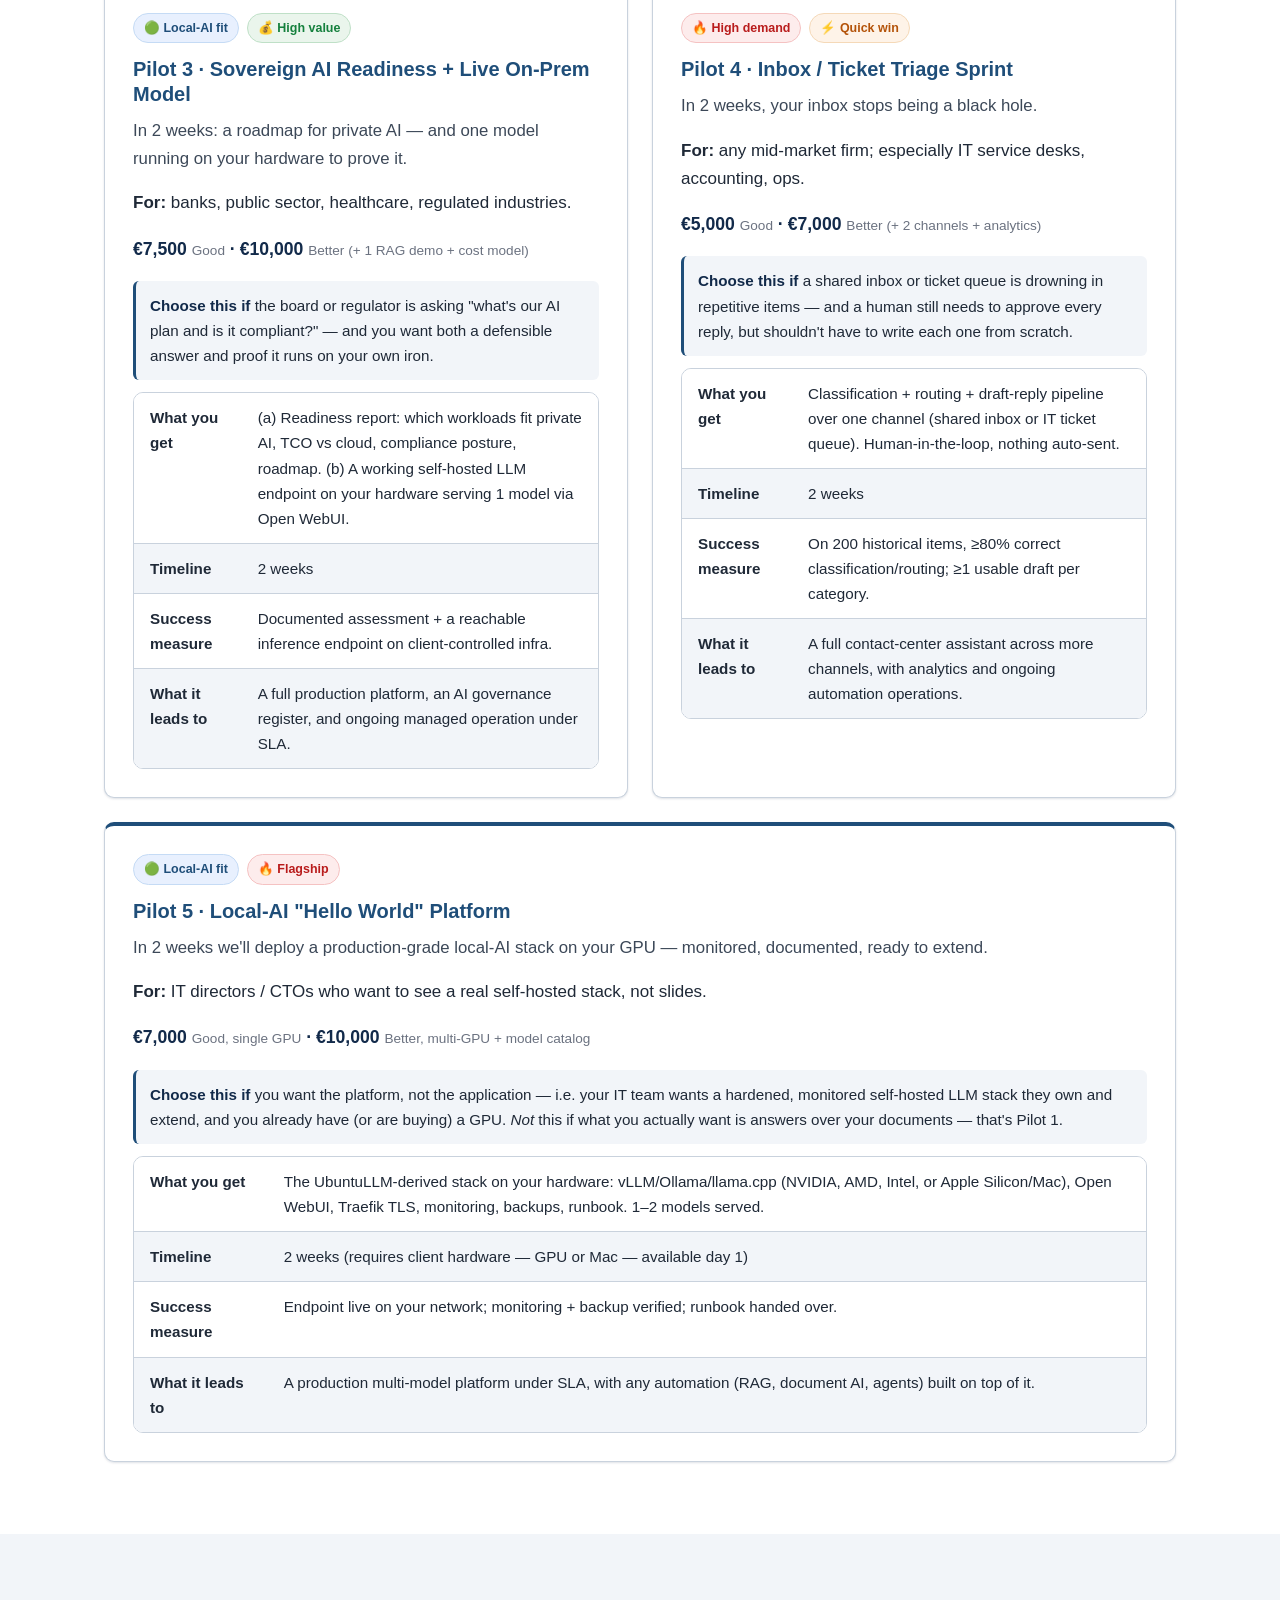
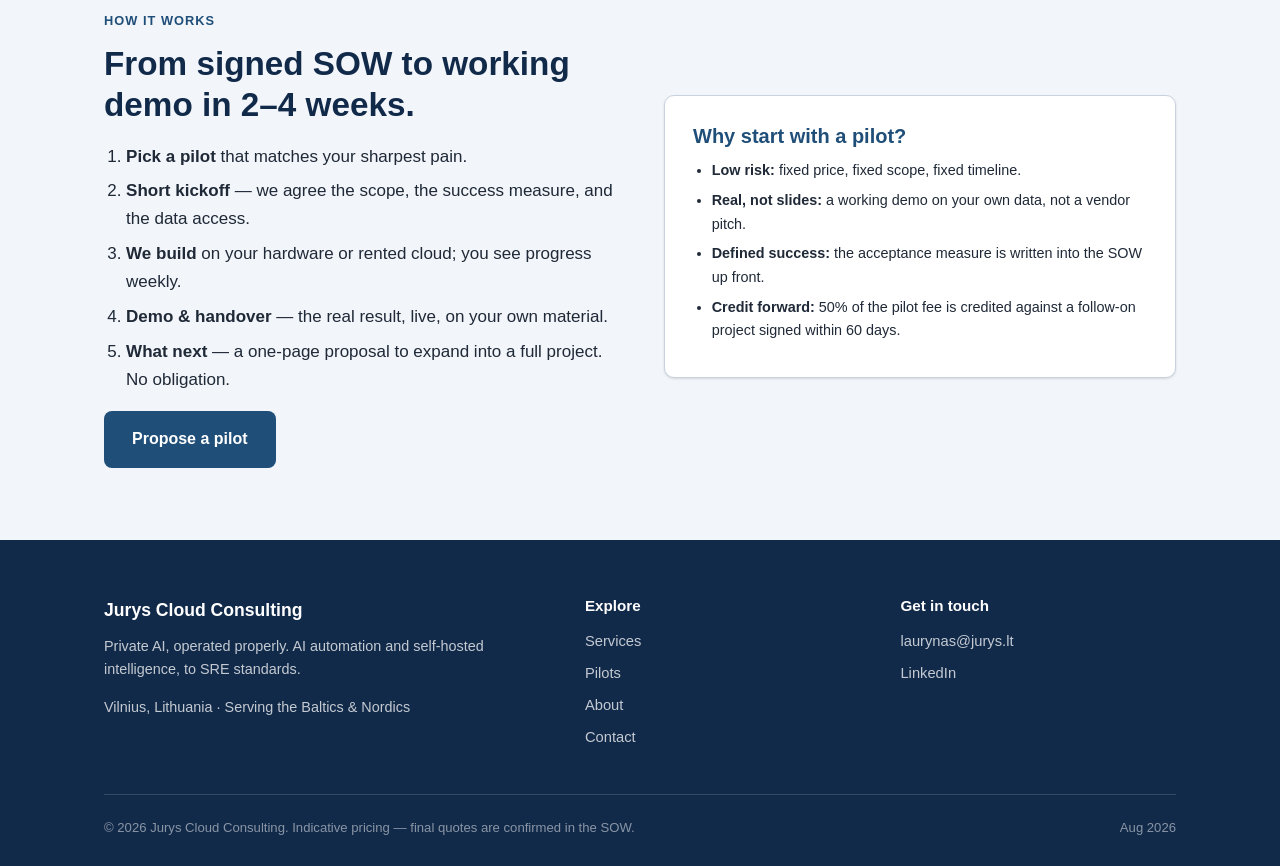
<file: pilots.html>
<!DOCTYPE html>
<html lang="en">
<head>
  <meta charset="UTF-8">
  <meta name="viewport" content="width=device-width, initial-scale=1.0">
  <title>Pilots — Jurys Cloud Consulting</title>
  <meta name="description" content="Five fixed-price, fixed-time pilots that open the door to larger work. Sold in one meeting, delivered in 2–4 weeks, €5,000–€10,000.">
  <link rel="stylesheet" href="styles.css">
</head>
<body>

<header class="site-header">
  <div class="container">
    <a class="brand" href="index.html">
      <span class="brand-mark">JC</span>
      <span>Jurys Cloud <span class="brand-sub">· Consulting</span></span>
    </a>
    <button class="nav-toggle" aria-label="Toggle navigation" aria-expanded="false">
      <span></span><span></span><span></span>
    </button>
    <nav class="nav">
      <a href="index.html">Home</a>
      <a href="services.html">Services</a>
      <a href="pilots.html" class="active">Pilots</a>
      <a href="about.html">About</a>
      <a href="contact.html" class="btn btn-primary nav-cta">Talk to us</a>
    </nav>
  </div>
</header>

<section class="page-hero">
  <div class="container">
    <span class="eyebrow">Pilot Offers</span>
    <h1>Five pilots. Sold in one meeting.</h1>
    <p class="lead">
      Low-friction, fixed-price, fixed-time engagements that open the door to
      larger projects. Each is designed to be <strong>delivered in 2&ndash;4
      weeks</strong> and ships with a <strong>one-page "what next" proposal</strong>
      &mdash; so you can decide what to do with zero pressure.
    </p>
  </div>
</section>

<!-- common terms -->
<section class="section section--tight">
  <div class="container">
    <div class="card" style="background:var(--bg);">
      <h3 style="margin-top:0;">Common terms — all pilots</h3>
      <div class="grid grid-2">
        <ul class="small" style="margin:0;">
          <li>Fixed price, fixed scope, fixed timeline.</li>
          <li><strong>50% on start, 50% on demo/handover.</strong></li>
          <li>Pilot fee <strong>credited 50% against a follow-on project</strong> signed within 60 days.</li>
        </ul>
        <ul class="small" style="margin:0;">
          <li>All on client hardware or rented cloud (billed at cost).</li>
          <li>Output: a working demo + a one-page "what next" proposal.</li>
        </ul>
      </div>
    </div>
  </div>
</section>

<!-- pilots -->
<section class="section" style="padding-top:24px;">
  <div class="container">
    <div class="grid grid-2">

      <!-- Pilot 1 -->
      <div class="card card--accent">
        <div class="tags">
          <span class="tag tag--hot">🔥 High demand</span>
          <span class="tag tag--local">🟢 Local-AI fit</span>
          <span class="tag tag--quick">⚡ Quick win</span>
        </div>
        <h3>Pilot 1 · "Private ChatGPT"</h3>
        <p class="lead" style="font-size:1.05rem;">Your own ChatGPT that reads your documents — and the data never leaves your building.</p>
        <p><strong>For:</strong> legal, accounting, banks, public sector, any firm with confidential docs.</p>
        <p class="card-price">€5,500 <small>Good</small> · €7,500 <small>Better (SSO + 2 doc sources)</small></p>
        <p class="choose"><strong>Choose this if</strong> your team keeps Googling or paging through your own documents for answers — contracts, policies, case files, tickets — and you want it answered in seconds, with citations, privately.</p>
        <div class="table-wrap" style="margin-top:12px;">
          <table>
            <tbody>
              <tr><td><strong>What you get</strong></td><td>Chat assistant over up to 5,000 of your docs, with citations, on hardware you control.</td></tr>
              <tr><td><strong>Timeline</strong></td><td>2–3 weeks</td></tr>
              <tr><td><strong>Success measure</strong></td><td>≥5 demo questions answered correctly with citations from your own docs.</td></tr>
              <tr><td><strong>What it leads to</strong></td><td>A full private knowledge base across more sources and teams, optionally on your own inference hardware under a managed SLA.</td></tr>
            </tbody>
          </table>
        </div>
      </div>

      <!-- Pilot 2 -->
      <div class="card card--accent">
        <div class="tags">
          <span class="tag tag--hot">🔥 High demand</span>
          <span class="tag tag--quick">⚡ Quick win</span>
          <span class="tag tag--value">💰 High value</span>
        </div>
        <h3>Pilot 2 · Document AI Sprint</h3>
        <p class="lead" style="font-size:1.05rem;">Pick the document you hate rekeying. In 3 weeks it stops being rekeyed.</p>
        <p><strong>For:</strong> manufacturing, logistics, accounting, banks, insurance, retail ops.</p>
        <p class="card-price">€6,500 <small>Good</small> · €9,000 <small>Better (+ exception UI + validation)</small></p>
        <p class="choose"><strong>Choose this if</strong> staff are manually rekeying the same kind of document every day — invoices, bills of lading, claims, KYC packs — and you can name the single document type that hurts most.</p>
        <div class="table-wrap" style="margin-top:12px;">
          <table>
            <tbody>
              <tr><td><strong>What you get</strong></td><td>Extraction pipeline for <em>one</em> document type (invoices, BoL, claims, contracts, KYC) into CSV/API/ERP, ≥90% field accuracy on a 50-doc sample.</td></tr>
              <tr><td><strong>Timeline</strong></td><td>3 weeks</td></tr>
              <tr><td><strong>Success measure</strong></td><td>On 50 client-provided docs, ≥90% of target fields extracted correctly.</td></tr>
              <tr><td><strong>What it leads to</strong></td><td>More document types, a validation queue for exceptions, and write-back straight into your ERP or CRM.</td></tr>
            </tbody>
          </table>
        </div>
      </div>

      <!-- Pilot 3 -->
      <div class="card card--accent">
        <div class="tags">
          <span class="tag tag--local">🟢 Local-AI fit</span>
          <span class="tag tag--value">💰 High value</span>
        </div>
        <h3>Pilot 3 · Sovereign AI Readiness + Live On-Prem Model</h3>
        <p class="lead" style="font-size:1.05rem;">In 2 weeks: a roadmap for private AI — and one model running on your hardware to prove it.</p>
        <p><strong>For:</strong> banks, public sector, healthcare, regulated industries.</p>
        <p class="card-price">€7,500 <small>Good</small> · €10,000 <small>Better (+ 1 RAG demo + cost model)</small></p>
        <p class="choose"><strong>Choose this if</strong> the board or regulator is asking "what's our AI plan and is it compliant?" — and you want both a defensible answer and proof it runs on your own iron.</p>
        <div class="table-wrap" style="margin-top:12px;">
          <table>
            <tbody>
              <tr><td><strong>What you get</strong></td><td>(a) Readiness report: which workloads fit private AI, TCO vs cloud, compliance posture, roadmap. (b) A working self-hosted LLM endpoint on your hardware serving 1 model via Open WebUI.</td></tr>
              <tr><td><strong>Timeline</strong></td><td>2 weeks</td></tr>
              <tr><td><strong>Success measure</strong></td><td>Documented assessment + a reachable inference endpoint on client-controlled infra.</td></tr>
              <tr><td><strong>What it leads to</strong></td><td>A full production platform, an AI governance register, and ongoing managed operation under SLA.</td></tr>
            </tbody>
          </table>
        </div>
      </div>

      <!-- Pilot 4 -->
      <div class="card card--accent">
        <div class="tags">
          <span class="tag tag--hot">🔥 High demand</span>
          <span class="tag tag--quick">⚡ Quick win</span>
        </div>
        <h3>Pilot 4 · Inbox / Ticket Triage Sprint</h3>
        <p class="lead" style="font-size:1.05rem;">In 2 weeks, your inbox stops being a black hole.</p>
        <p><strong>For:</strong> any mid-market firm; especially IT service desks, accounting, ops.</p>
        <p class="card-price">€5,000 <small>Good</small> · €7,000 <small>Better (+ 2 channels + analytics)</small></p>
        <p class="choose"><strong>Choose this if</strong> a shared inbox or ticket queue is drowning in repetitive items — and a human still needs to approve every reply, but shouldn't have to write each one from scratch.</p>
        <div class="table-wrap" style="margin-top:12px;">
          <table>
            <tbody>
              <tr><td><strong>What you get</strong></td><td>Classification + routing + draft-reply pipeline over one channel (shared inbox or IT ticket queue). Human-in-the-loop, nothing auto-sent.</td></tr>
              <tr><td><strong>Timeline</strong></td><td>2 weeks</td></tr>
              <tr><td><strong>Success measure</strong></td><td>On 200 historical items, ≥80% correct classification/routing; ≥1 usable draft per category.</td></tr>
              <tr><td><strong>What it leads to</strong></td><td>A full contact-center assistant across more channels, with analytics and ongoing automation operations.</td></tr>
            </tbody>
          </table>
        </div>
      </div>

      <!-- Pilot 5 -->
      <div class="card card--accent" style="grid-column: 1 / -1;">
        <div class="tags">
          <span class="tag tag--local">🟢 Local-AI fit</span>
          <span class="tag tag--hot">🔥 Flagship</span>
        </div>
        <h3>Pilot 5 · Local-AI "Hello World" Platform</h3>
        <p class="lead" style="font-size:1.05rem;">In 2 weeks we'll deploy a production-grade local-AI stack on your GPU — monitored, documented, ready to extend.</p>
        <p><strong>For:</strong> IT directors / CTOs who want to see a real self-hosted stack, not slides.</p>
        <p class="card-price">€7,000 <small>Good, single GPU</small> · €10,000 <small>Better, multi-GPU + model catalog</small></p>
        <p class="choose"><strong>Choose this if</strong> you want the platform, not the application — i.e. your IT team wants a hardened, monitored self-hosted LLM stack they own and extend, and you already have (or are buying) a GPU. <em>Not</em> this if what you actually want is answers over your documents — that's Pilot 1.</p>
        <div class="table-wrap" style="margin-top:12px;">
          <table>
            <tbody>
              <tr><td><strong>What you get</strong></td><td>The UbuntuLLM-derived stack on your hardware: vLLM/Ollama/llama.cpp (NVIDIA, AMD, Intel, or Apple Silicon/Mac), Open WebUI, Traefik TLS, monitoring, backups, runbook. 1–2 models served.</td></tr>
              <tr><td><strong>Timeline</strong></td><td>2 weeks (requires client hardware &mdash; GPU or Mac &mdash; available day 1)</td></tr>
              <tr><td><strong>Success measure</strong></td><td>Endpoint live on your network; monitoring + backup verified; runbook handed over.</td></tr>
              <tr><td><strong>What it leads to</strong></td><td>A production multi-model platform under SLA, with any automation (RAG, document AI, agents) built on top of it.</td></tr>
            </tbody>
          </table>
        </div>
      </div>

    </div>
  </div>
</section>

<!-- how a pilot works -->
<section class="section section--alt">
  <div class="container">
    <div class="split">
      <div>
        <span class="eyebrow">How it works</span>
        <h2>From signed SOW to working demo in 2&ndash;4 weeks.</h2>
        <ol>
          <li><strong>Pick a pilot</strong> that matches your sharpest pain.</li>
          <li><strong>Short kickoff</strong> &mdash; we agree the scope, the success measure, and the data access.</li>
          <li><strong>We build</strong> on your hardware or rented cloud; you see progress weekly.</li>
          <li><strong>Demo &amp; handover</strong> &mdash; the real result, live, on your own material.</li>
          <li><strong>What next</strong> &mdash; a one-page proposal to expand into a full project. No obligation.</li>
        </ol>
        <div class="btn-row" style="margin-top:16px;">
          <a class="btn btn-primary" href="contact.html">Propose a pilot</a>
        </div>
      </div>
      <div>
        <div class="card">
          <h3>Why start with a pilot?</h3>
          <ul class="small" style="margin-bottom:0;">
            <li><strong>Low risk:</strong> fixed price, fixed scope, fixed timeline.</li>
            <li><strong>Real, not slides:</strong> a working demo on your own data, not a vendor pitch.</li>
            <li><strong>Defined success:</strong> the acceptance measure is written into the SOW up front.</li>
            <li><strong>Credit forward:</strong> 50% of the pilot fee is credited against a follow-on project signed within 60 days.</li>
          </ul>
        </div>
      </div>
    </div>
  </div>
</section>

<footer class="site-footer">
  <div class="container">
    <div class="footer-grid">
      <div>
        <div class="footer-brand">Jurys Cloud Consulting</div>
        <p class="small">Private AI, operated properly. AI automation and self-hosted intelligence, to SRE standards.</p>
        <p class="small">Vilnius, Lithuania · Serving the Baltics &amp; Nordics</p>
      </div>
      <div>
        <h4>Explore</h4>
        <ul>
          <li><a href="services.html">Services</a></li>
          <li><a href="pilots.html">Pilots</a></li>
          <li><a href="about.html">About</a></li>
          <li><a href="contact.html">Contact</a></li>
        </ul>
      </div>
      <div>
        <h4>Get in touch</h4>
        <ul>
          <li><a href="mailto:laurynas@jurys.lt">laurynas@jurys.lt</a></li>
          <li><a href="https://www.linkedin.com/in/laurynas-jurys-01441728/" target="_blank" rel="noopener">LinkedIn</a></li>
        </ul>
      </div>
    </div>
    <div class="footer-disclaimer">
      <span>© <span id="year">2026</span> Jurys Cloud Consulting. Indicative pricing — final quotes are confirmed in the SOW.</span>
      <span>Aug 2026</span>
    </div>
  </div>
</footer>

<script src="main.js"></script>
</body>
</html>
</file>
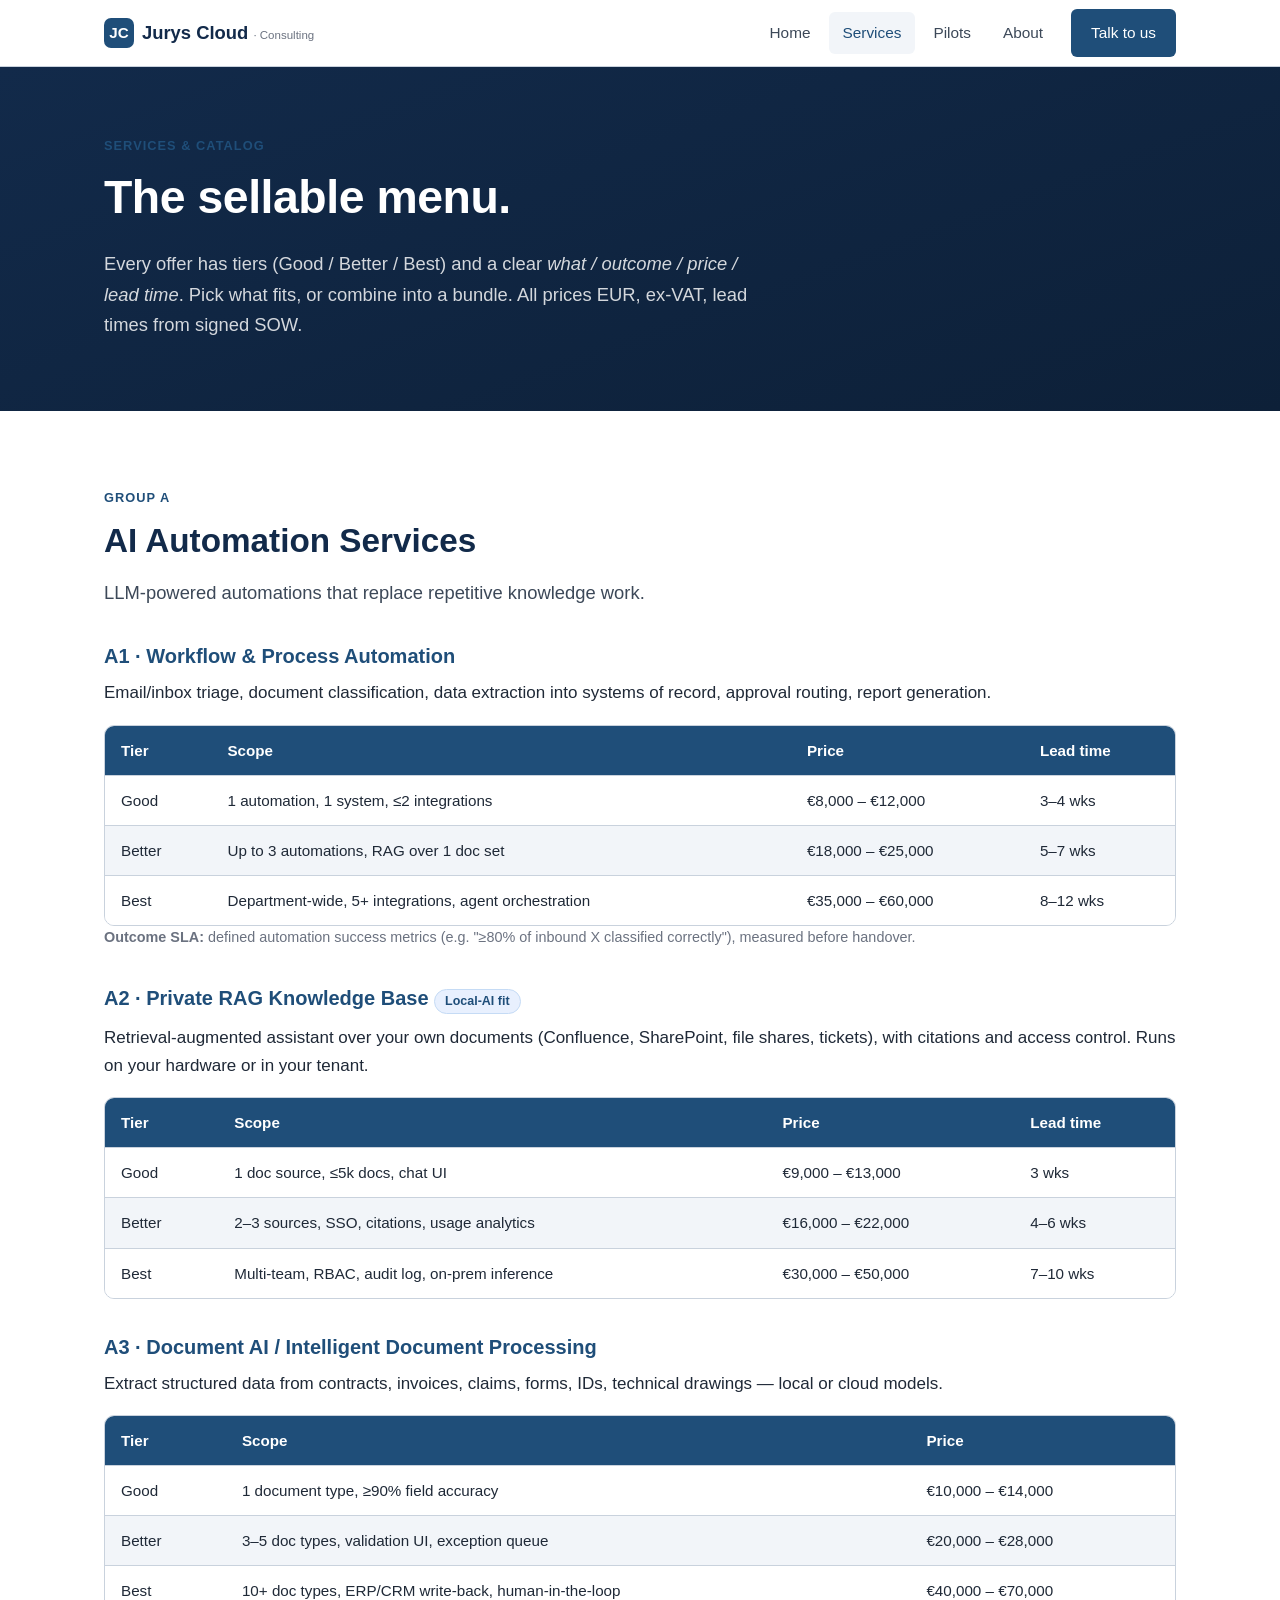
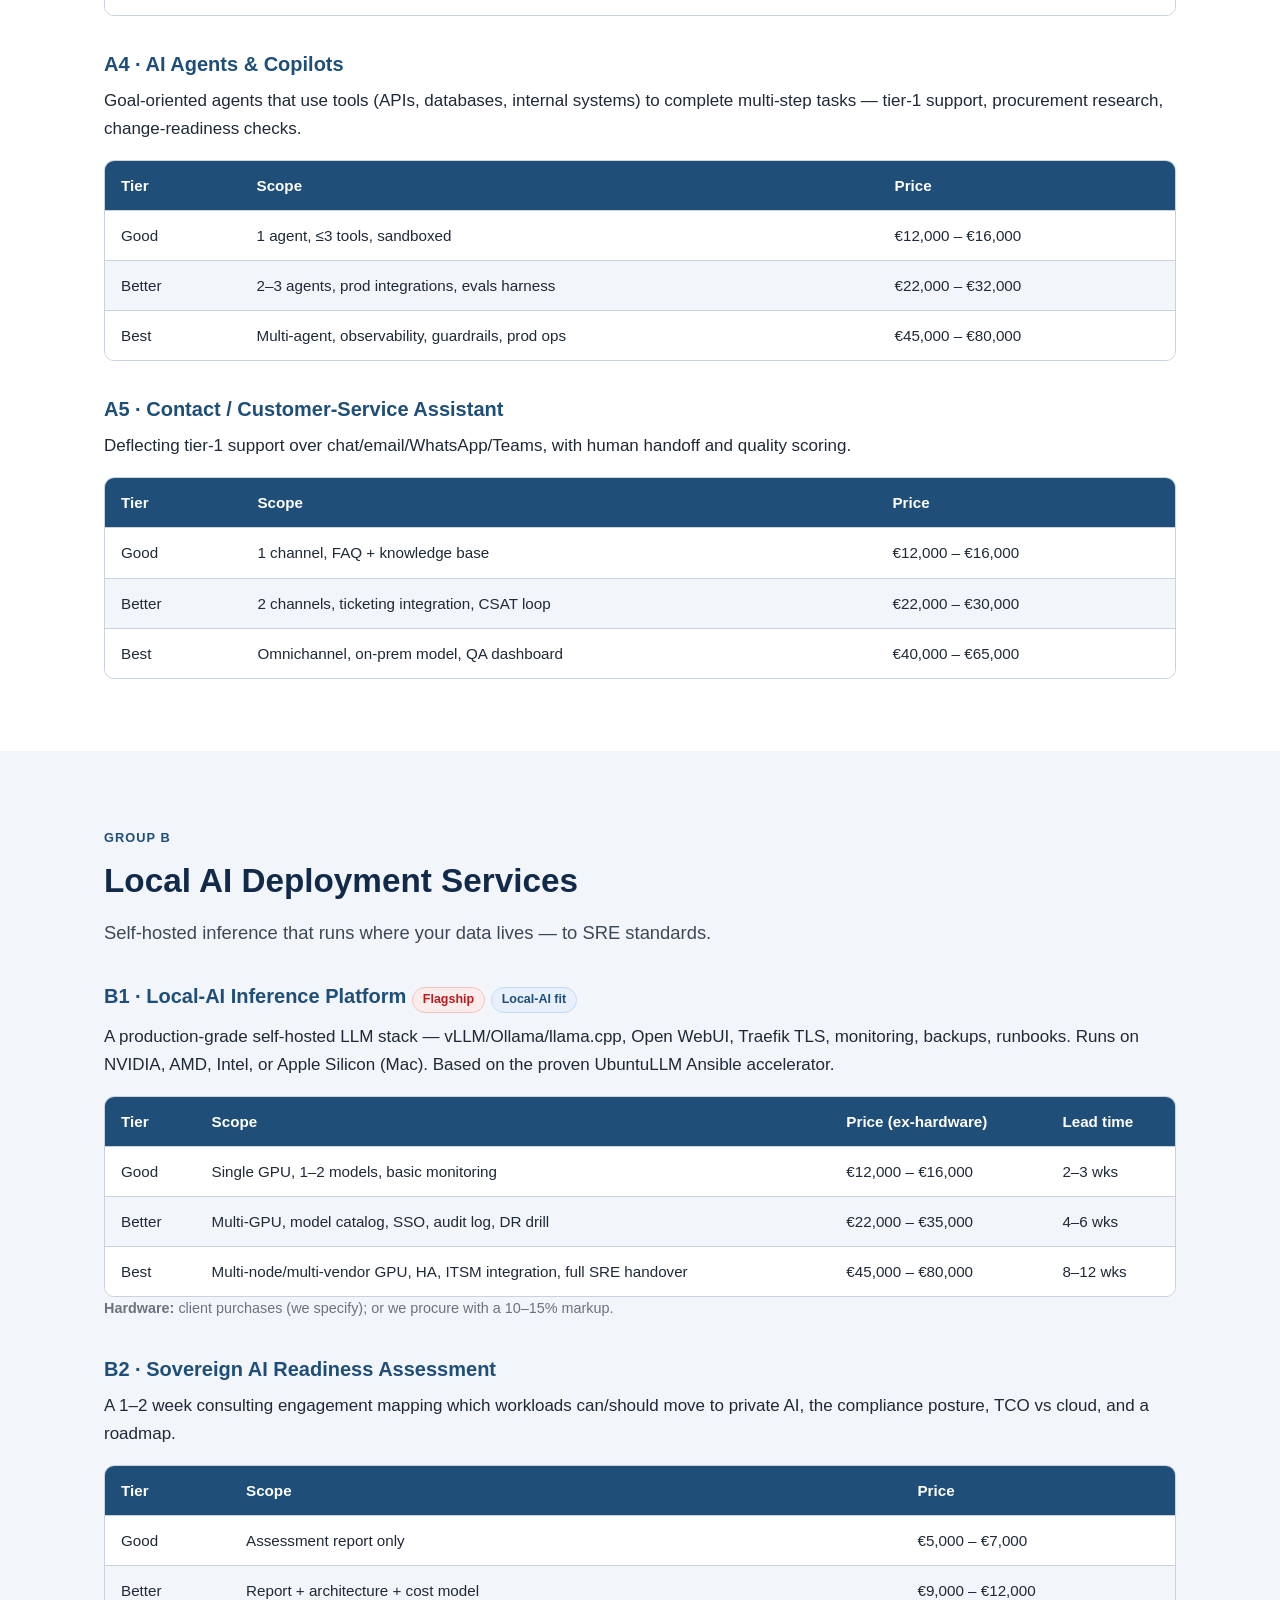
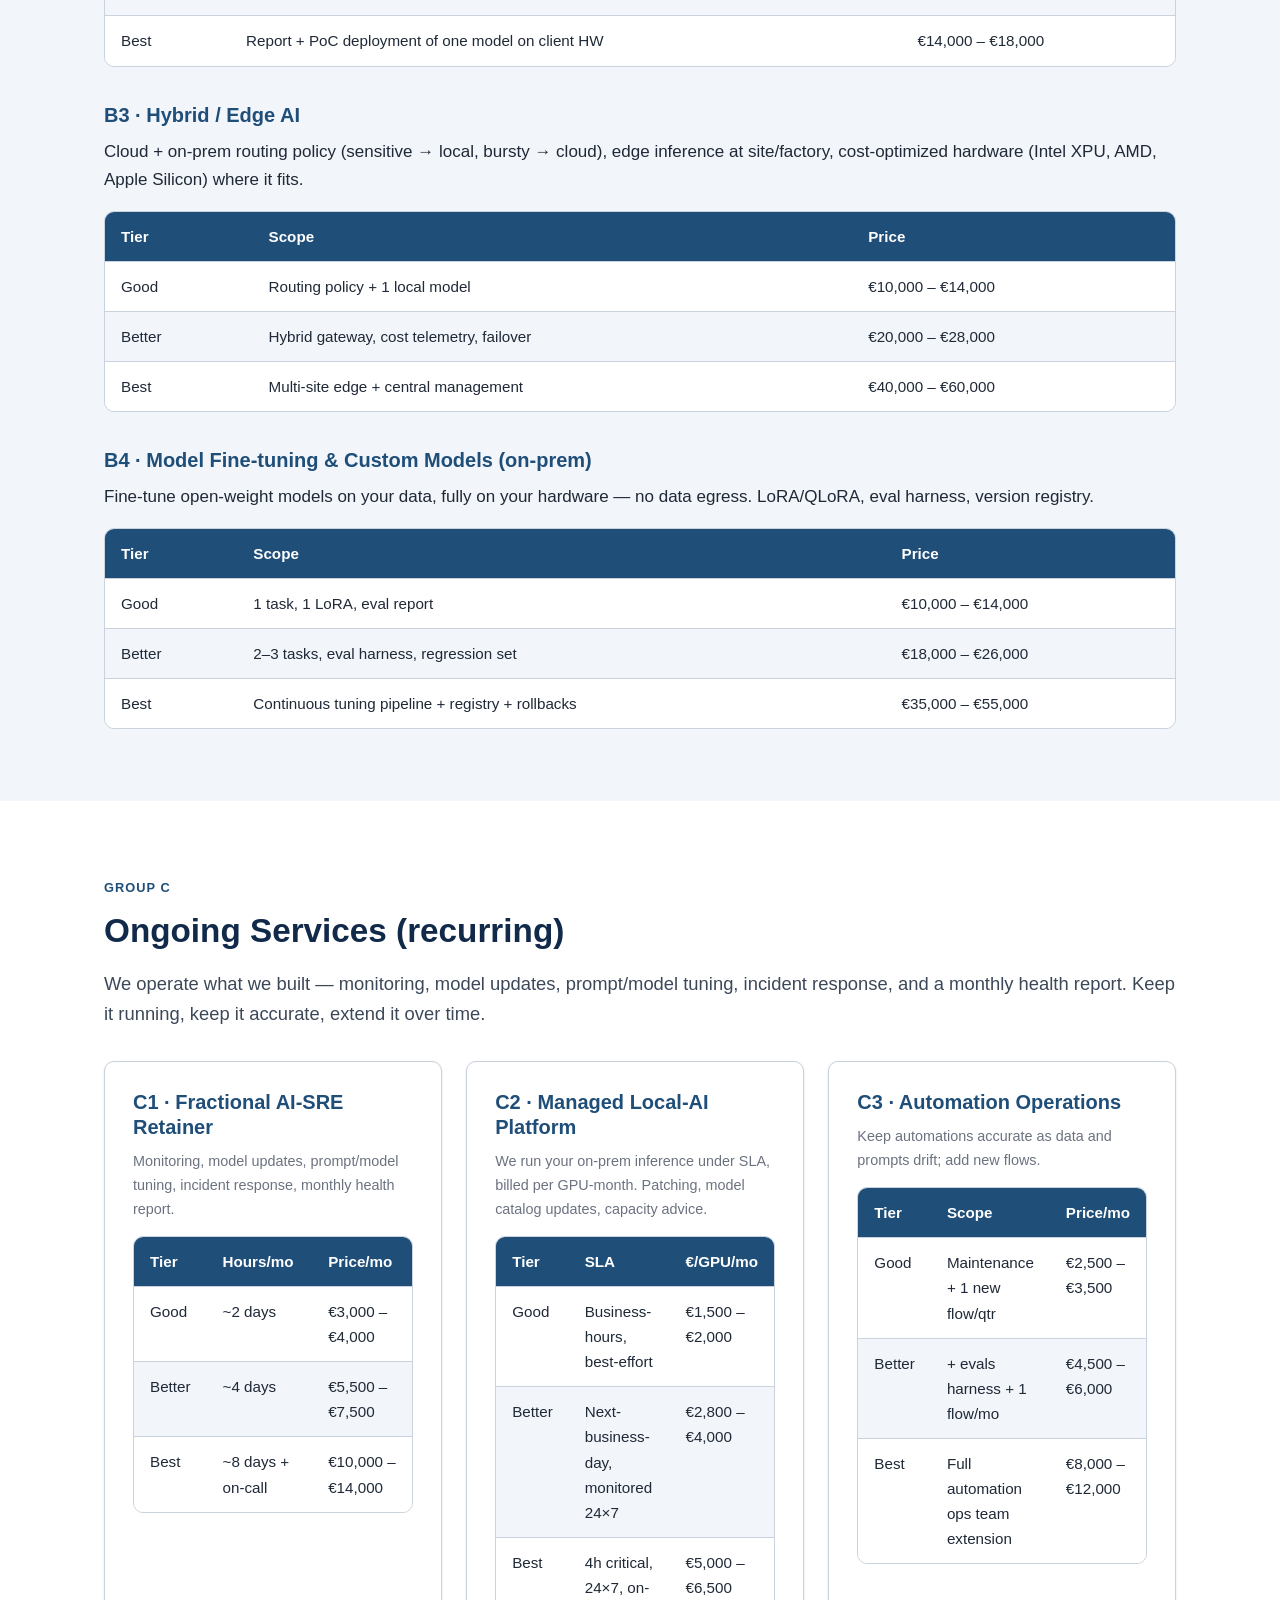
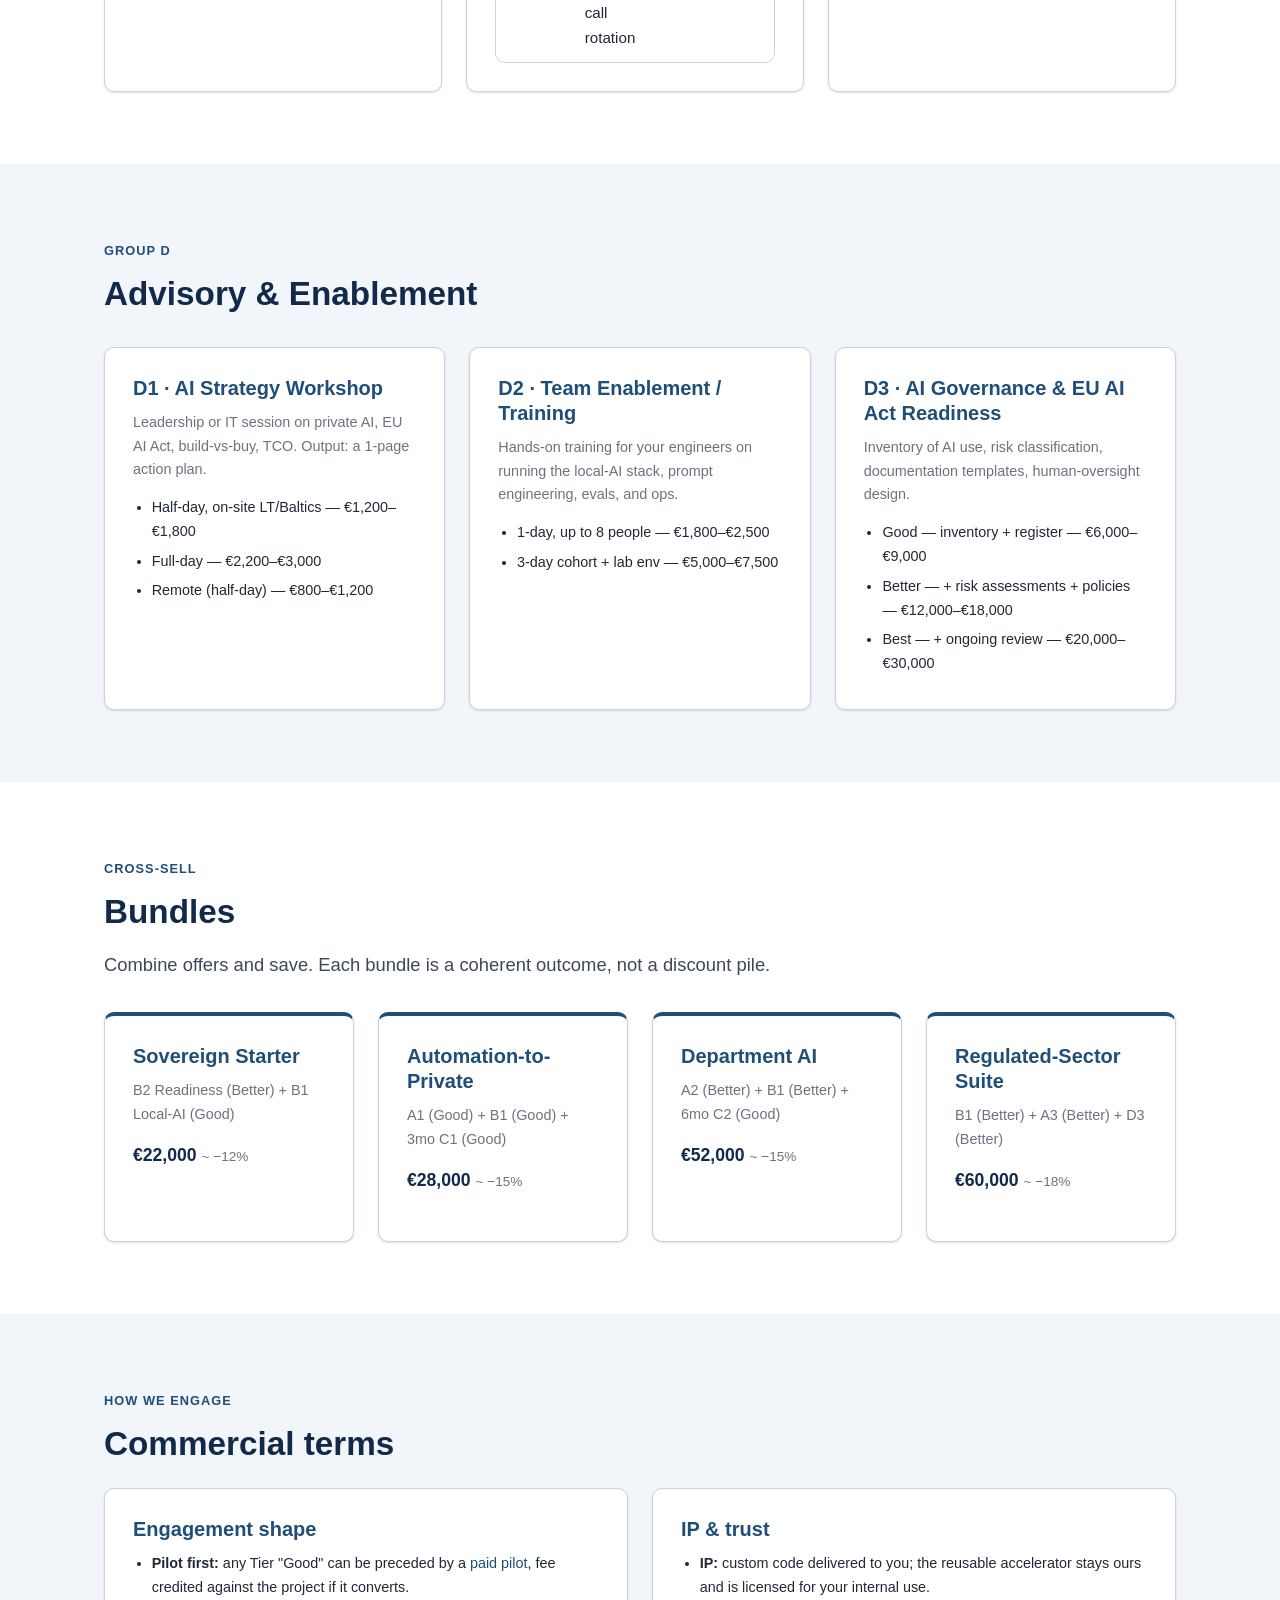
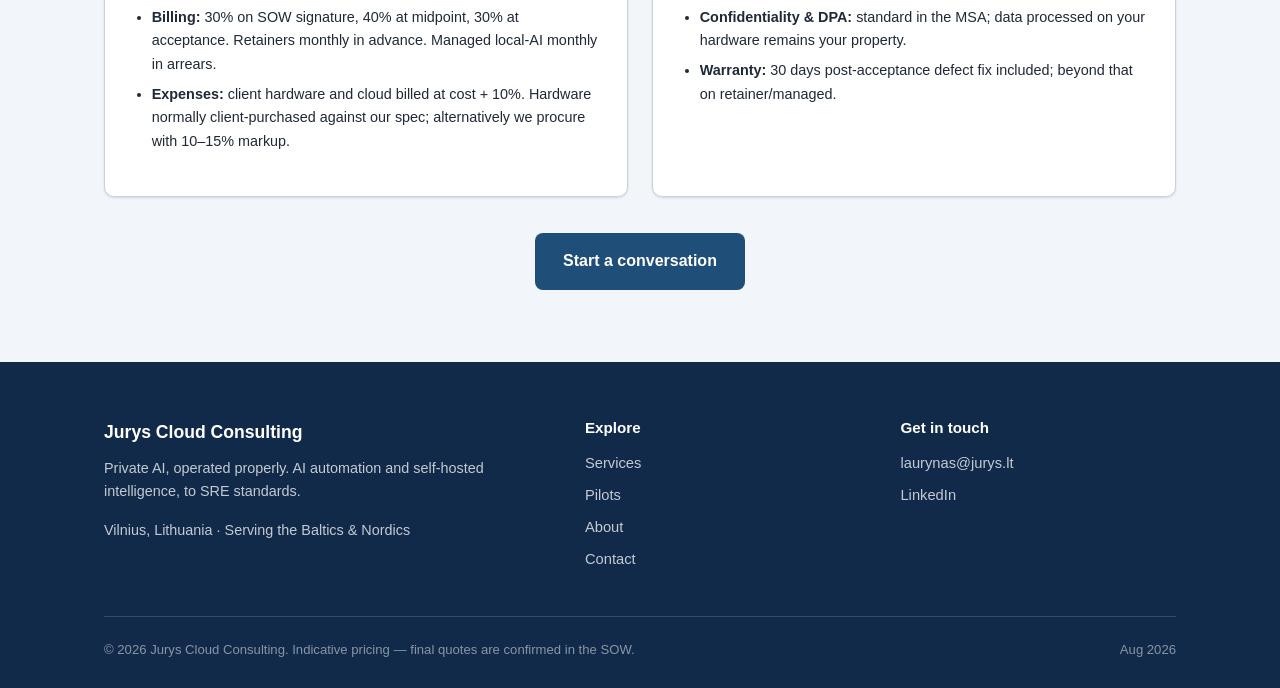
<file: services.html>
<!DOCTYPE html>
<html lang="en">
<head>
  <meta charset="UTF-8">
  <meta name="viewport" content="width=device-width, initial-scale=1.0">
  <title>Services — Jurys Cloud Consulting</title>
  <meta name="description" content="AI automation, local-AI deployment, recurring operations, and advisory. Every offer has Good/Better/Best tiers and a clear price.">
  <link rel="stylesheet" href="styles.css">
</head>
<body>

<header class="site-header">
  <div class="container">
    <a class="brand" href="index.html">
      <span class="brand-mark">JC</span>
      <span>Jurys Cloud <span class="brand-sub">· Consulting</span></span>
    </a>
    <button class="nav-toggle" aria-label="Toggle navigation" aria-expanded="false">
      <span></span><span></span><span></span>
    </button>
    <nav class="nav">
      <a href="index.html">Home</a>
      <a href="services.html" class="active">Services</a>
      <a href="pilots.html">Pilots</a>
      <a href="about.html">About</a>
      <a href="contact.html" class="btn btn-primary nav-cta">Talk to us</a>
    </nav>
  </div>
</header>

<section class="page-hero">
  <div class="container">
    <span class="eyebrow">Services &amp; Catalog</span>
    <h1>The sellable menu.</h1>
    <p class="lead">
      Every offer has tiers (Good / Better / Best) and a clear
      <em>what / outcome / price / lead time</em>. Pick what fits, or combine
      into a bundle. All prices EUR, ex-VAT, lead times from signed SOW.
    </p>
  </div>
</section>

<!-- ===== A. Automation ===== -->
<section class="section">
  <div class="container">
    <span class="eyebrow">Group A</span>
    <h2>AI Automation Services</h2>
    <p class="lead">LLM-powered automations that replace repetitive knowledge work.</p>

    <h3 style="margin-top:36px;">A1 · Workflow &amp; Process Automation</h3>
    <p>Email/inbox triage, document classification, data extraction into systems of record, approval routing, report generation.</p>
    <div class="table-wrap">
      <table>
        <thead><tr><th>Tier</th><th>Scope</th><th>Price</th><th>Lead time</th></tr></thead>
        <tbody>
          <tr><td class="tier-good">Good</td><td>1 automation, 1 system, ≤2 integrations</td><td>€8,000 – €12,000</td><td>3–4 wks</td></tr>
          <tr><td class="tier-better">Better</td><td>Up to 3 automations, RAG over 1 doc set</td><td>€18,000 – €25,000</td><td>5–7 wks</td></tr>
          <tr><td class="tier-best">Best</td><td>Department-wide, 5+ integrations, agent orchestration</td><td>€35,000 – €60,000</td><td>8–12 wks</td></tr>
        </tbody>
      </table>
    </div>
    <p class="small muted"><strong>Outcome SLA:</strong> defined automation success metrics (e.g. "≥80% of inbound X classified correctly"), measured before handover.</p>

    <h3 style="margin-top:36px;">A2 · Private RAG Knowledge Base <span class="tag tag--local">Local-AI fit</span></h3>
    <p>Retrieval-augmented assistant over your own documents (Confluence, SharePoint, file shares, tickets), with citations and access control. Runs on your hardware or in your tenant.</p>
    <div class="table-wrap">
      <table>
        <thead><tr><th>Tier</th><th>Scope</th><th>Price</th><th>Lead time</th></tr></thead>
        <tbody>
          <tr><td class="tier-good">Good</td><td>1 doc source, ≤5k docs, chat UI</td><td>€9,000 – €13,000</td><td>3 wks</td></tr>
          <tr><td class="tier-better">Better</td><td>2–3 sources, SSO, citations, usage analytics</td><td>€16,000 – €22,000</td><td>4–6 wks</td></tr>
          <tr><td class="tier-best">Best</td><td>Multi-team, RBAC, audit log, on-prem inference</td><td>€30,000 – €50,000</td><td>7–10 wks</td></tr>
        </tbody>
      </table>
    </div>

    <h3 style="margin-top:36px;">A3 · Document AI / Intelligent Document Processing</h3>
    <p>Extract structured data from contracts, invoices, claims, forms, IDs, technical drawings — local or cloud models.</p>
    <div class="table-wrap">
      <table>
        <thead><tr><th>Tier</th><th>Scope</th><th>Price</th></tr></thead>
        <tbody>
          <tr><td class="tier-good">Good</td><td>1 document type, ≥90% field accuracy</td><td>€10,000 – €14,000</td></tr>
          <tr><td class="tier-better">Better</td><td>3–5 doc types, validation UI, exception queue</td><td>€20,000 – €28,000</td></tr>
          <tr><td class="tier-best">Best</td><td>10+ doc types, ERP/CRM write-back, human-in-the-loop</td><td>€40,000 – €70,000</td></tr>
        </tbody>
      </table>
    </div>

    <h3 style="margin-top:36px;">A4 · AI Agents &amp; Copilots</h3>
    <p>Goal-oriented agents that use tools (APIs, databases, internal systems) to complete multi-step tasks — tier-1 support, procurement research, change-readiness checks.</p>
    <div class="table-wrap">
      <table>
        <thead><tr><th>Tier</th><th>Scope</th><th>Price</th></tr></thead>
        <tbody>
          <tr><td class="tier-good">Good</td><td>1 agent, ≤3 tools, sandboxed</td><td>€12,000 – €16,000</td></tr>
          <tr><td class="tier-better">Better</td><td>2–3 agents, prod integrations, evals harness</td><td>€22,000 – €32,000</td></tr>
          <tr><td class="tier-best">Best</td><td>Multi-agent, observability, guardrails, prod ops</td><td>€45,000 – €80,000</td></tr>
        </tbody>
      </table>
    </div>

    <h3 style="margin-top:36px;">A5 · Contact / Customer-Service Assistant</h3>
    <p>Deflecting tier-1 support over chat/email/WhatsApp/Teams, with human handoff and quality scoring.</p>
    <div class="table-wrap">
      <table>
        <thead><tr><th>Tier</th><th>Scope</th><th>Price</th></tr></thead>
        <tbody>
          <tr><td class="tier-good">Good</td><td>1 channel, FAQ + knowledge base</td><td>€12,000 – €16,000</td></tr>
          <tr><td class="tier-better">Better</td><td>2 channels, ticketing integration, CSAT loop</td><td>€22,000 – €30,000</td></tr>
          <tr><td class="tier-best">Best</td><td>Omnichannel, on-prem model, QA dashboard</td><td>€40,000 – €65,000</td></tr>
        </tbody>
      </table>
    </div>
  </div>
</section>

<!-- ===== B. Local AI ===== -->
<section class="section section--alt">
  <div class="container">
    <span class="eyebrow">Group B</span>
    <h2>Local AI Deployment Services</h2>
    <p class="lead">Self-hosted inference that runs where your data lives — to SRE standards.</p>

    <h3 style="margin-top:36px;">B1 · Local-AI Inference Platform <span class="tag tag--hot">Flagship</span> <span class="tag tag--local">Local-AI fit</span></h3>
    <p>A production-grade self-hosted LLM stack — vLLM/Ollama/llama.cpp, Open WebUI, Traefik TLS, monitoring, backups, runbooks. Runs on NVIDIA, AMD, Intel, or Apple Silicon (Mac). Based on the proven UbuntuLLM Ansible accelerator.</p>
    <div class="table-wrap">
      <table>
        <thead><tr><th>Tier</th><th>Scope</th><th>Price (ex-hardware)</th><th>Lead time</th></tr></thead>
        <tbody>
          <tr><td class="tier-good">Good</td><td>Single GPU, 1–2 models, basic monitoring</td><td>€12,000 – €16,000</td><td>2–3 wks</td></tr>
          <tr><td class="tier-better">Better</td><td>Multi-GPU, model catalog, SSO, audit log, DR drill</td><td>€22,000 – €35,000</td><td>4–6 wks</td></tr>
          <tr><td class="tier-best">Best</td><td>Multi-node/multi-vendor GPU, HA, ITSM integration, full SRE handover</td><td>€45,000 – €80,000</td><td>8–12 wks</td></tr>
        </tbody>
      </table>
    </div>
    <p class="small muted"><strong>Hardware:</strong> client purchases (we specify); or we procure with a 10–15% markup.</p>

    <h3 style="margin-top:36px;">B2 · Sovereign AI Readiness Assessment</h3>
    <p>A 1–2 week consulting engagement mapping which workloads can/should move to private AI, the compliance posture, TCO vs cloud, and a roadmap.</p>
    <div class="table-wrap">
      <table>
        <thead><tr><th>Tier</th><th>Scope</th><th>Price</th></tr></thead>
        <tbody>
          <tr><td class="tier-good">Good</td><td>Assessment report only</td><td>€5,000 – €7,000</td></tr>
          <tr><td class="tier-better">Better</td><td>Report + architecture + cost model</td><td>€9,000 – €12,000</td></tr>
          <tr><td class="tier-best">Best</td><td>Report + PoC deployment of one model on client HW</td><td>€14,000 – €18,000</td></tr>
        </tbody>
      </table>
    </div>

    <h3 style="margin-top:36px;">B3 · Hybrid / Edge AI</h3>
    <p>Cloud + on-prem routing policy (sensitive → local, bursty → cloud), edge inference at site/factory, cost-optimized hardware (Intel XPU, AMD, Apple Silicon) where it fits.</p>
    <div class="table-wrap">
      <table>
        <thead><tr><th>Tier</th><th>Scope</th><th>Price</th></tr></thead>
        <tbody>
          <tr><td class="tier-good">Good</td><td>Routing policy + 1 local model</td><td>€10,000 – €14,000</td></tr>
          <tr><td class="tier-better">Better</td><td>Hybrid gateway, cost telemetry, failover</td><td>€20,000 – €28,000</td></tr>
          <tr><td class="tier-best">Best</td><td>Multi-site edge + central management</td><td>€40,000 – €60,000</td></tr>
        </tbody>
      </table>
    </div>

    <h3 style="margin-top:36px;">B4 · Model Fine-tuning &amp; Custom Models (on-prem)</h3>
    <p>Fine-tune open-weight models on your data, fully on your hardware — no data egress. LoRA/QLoRA, eval harness, version registry.</p>
    <div class="table-wrap">
      <table>
        <thead><tr><th>Tier</th><th>Scope</th><th>Price</th></tr></thead>
        <tbody>
          <tr><td class="tier-good">Good</td><td>1 task, 1 LoRA, eval report</td><td>€10,000 – €14,000</td></tr>
          <tr><td class="tier-better">Better</td><td>2–3 tasks, eval harness, regression set</td><td>€18,000 – €26,000</td></tr>
          <tr><td class="tier-best">Best</td><td>Continuous tuning pipeline + registry + rollbacks</td><td>€35,000 – €55,000</td></tr>
        </tbody>
      </table>
    </div>
  </div>
</section>

<!-- ===== C. Recurring ===== -->
<section class="section">
  <div class="container">
    <span class="eyebrow">Group C</span>
    <h2>Ongoing Services (recurring)</h2>
    <p class="lead">We operate what we built &mdash; monitoring, model updates, prompt/model tuning, incident response, and a monthly health report. Keep it running, keep it accurate, extend it over time.</p>

    <div class="grid grid-3" style="margin-top:32px;">
      <div class="card">
        <h3>C1 · Fractional AI-SRE Retainer</h3>
        <p class="small muted">Monitoring, model updates, prompt/model tuning, incident response, monthly health report.</p>
        <div class="table-wrap" style="margin-top:12px;">
          <table>
            <thead><tr><th>Tier</th><th>Hours/mo</th><th>Price/mo</th></tr></thead>
            <tbody>
              <tr><td>Good</td><td>~2 days</td><td>€3,000 – €4,000</td></tr>
              <tr><td>Better</td><td>~4 days</td><td>€5,500 – €7,500</td></tr>
              <tr><td>Best</td><td>~8 days + on-call</td><td>€10,000 – €14,000</td></tr>
            </tbody>
          </table>
        </div>
      </div>
      <div class="card">
        <h3>C2 · Managed Local-AI Platform</h3>
        <p class="small muted">We run your on-prem inference under SLA, billed per GPU-month. Patching, model catalog updates, capacity advice.</p>
        <div class="table-wrap" style="margin-top:12px;">
          <table>
            <thead><tr><th>Tier</th><th>SLA</th><th>€/GPU/mo</th></tr></thead>
            <tbody>
              <tr><td>Good</td><td>Business-hours, best-effort</td><td>€1,500 – €2,000</td></tr>
              <tr><td>Better</td><td>Next-business-day, monitored 24×7</td><td>€2,800 – €4,000</td></tr>
              <tr><td>Best</td><td>4h critical, 24×7, on-call rotation</td><td>€5,000 – €6,500</td></tr>
            </tbody>
          </table>
        </div>
      </div>
      <div class="card">
        <h3>C3 · Automation Operations</h3>
        <p class="small muted">Keep automations accurate as data and prompts drift; add new flows.</p>
        <div class="table-wrap" style="margin-top:12px;">
          <table>
            <thead><tr><th>Tier</th><th>Scope</th><th>Price/mo</th></tr></thead>
            <tbody>
              <tr><td>Good</td><td>Maintenance + 1 new flow/qtr</td><td>€2,500 – €3,500</td></tr>
              <tr><td>Better</td><td>+ evals harness + 1 flow/mo</td><td>€4,500 – €6,000</td></tr>
              <tr><td>Best</td><td>Full automation ops team extension</td><td>€8,000 – €12,000</td></tr>
            </tbody>
          </table>
        </div>
      </div>
    </div>
  </div>
</section>

<!-- ===== D. Advisory ===== -->
<section class="section section--alt">
  <div class="container">
    <span class="eyebrow">Group D</span>
    <h2>Advisory &amp; Enablement</h2>

    <div class="grid grid-3" style="margin-top:32px;">
      <div class="card">
        <h3>D1 · AI Strategy Workshop</h3>
        <p class="small muted">Leadership or IT session on private AI, EU AI Act, build-vs-buy, TCO. Output: a 1-page action plan.</p>
        <ul class="small" style="margin-bottom:0;">
          <li>Half-day, on-site LT/Baltics — €1,200–€1,800</li>
          <li>Full-day — €2,200–€3,000</li>
          <li>Remote (half-day) — €800–€1,200</li>
        </ul>
      </div>
      <div class="card">
        <h3>D2 · Team Enablement / Training</h3>
        <p class="small muted">Hands-on training for your engineers on running the local-AI stack, prompt engineering, evals, and ops.</p>
        <ul class="small" style="margin-bottom:0;">
          <li>1-day, up to 8 people — €1,800–€2,500</li>
          <li>3-day cohort + lab env — €5,000–€7,500</li>
        </ul>
      </div>
      <div class="card">
        <h3>D3 · AI Governance &amp; EU AI Act Readiness</h3>
        <p class="small muted">Inventory of AI use, risk classification, documentation templates, human-oversight design.</p>
        <ul class="small" style="margin-bottom:0;">
          <li>Good — inventory + register — €6,000–€9,000</li>
          <li>Better — + risk assessments + policies — €12,000–€18,000</li>
          <li>Best — + ongoing review — €20,000–€30,000</li>
        </ul>
      </div>
    </div>
  </div>
</section>

<!-- ===== Bundles ===== -->
<section class="section">
  <div class="container">
    <span class="eyebrow">Cross-sell</span>
    <h2>Bundles</h2>
    <p class="lead">Combine offers and save. Each bundle is a coherent outcome, not a discount pile.</p>
    <div class="grid grid-4" style="margin-top:32px;">
      <div class="card card--accent">
        <h3>Sovereign Starter</h3>
        <p class="small muted">B2 Readiness (Better) + B1 Local-AI (Good)</p>
        <p class="card-price">€22,000 <small>~ −12%</small></p>
      </div>
      <div class="card card--accent">
        <h3>Automation-to-Private</h3>
        <p class="small muted">A1 (Good) + B1 (Good) + 3mo C1 (Good)</p>
        <p class="card-price">€28,000 <small>~ −15%</small></p>
      </div>
      <div class="card card--accent">
        <h3>Department AI</h3>
        <p class="small muted">A2 (Better) + B1 (Better) + 6mo C2 (Good)</p>
        <p class="card-price">€52,000 <small>~ −15%</small></p>
      </div>
      <div class="card card--accent">
        <h3>Regulated-Sector Suite</h3>
        <p class="small muted">B1 (Better) + A3 (Better) + D3 (Better)</p>
        <p class="card-price">€60,000 <small>~ −18%</small></p>
      </div>
    </div>
  </div>
</section>

<!-- ===== Commercial terms ===== -->
<section class="section section--alt">
  <div class="container">
    <span class="eyebrow">How we engage</span>
    <h2>Commercial terms</h2>
    <div class="grid grid-2" style="margin-top:24px;">
      <div class="card">
        <h3>Engagement shape</h3>
        <ul class="small">
          <li><strong>Pilot first:</strong> any Tier "Good" can be preceded by a <a href="pilots.html">paid pilot</a>, fee credited against the project if it converts.</li>
          <li><strong>Billing:</strong> 30% on SOW signature, 40% at midpoint, 30% at acceptance. Retainers monthly in advance. Managed local-AI monthly in arrears.</li>
          <li><strong>Expenses:</strong> client hardware and cloud billed at cost + 10%. Hardware normally client-purchased against our spec; alternatively we procure with 10–15% markup.</li>
        </ul>
      </div>
      <div class="card">
        <h3>IP &amp; trust</h3>
        <ul class="small">
          <li><strong>IP:</strong> custom code delivered to you; the reusable accelerator stays ours and is licensed for your internal use.</li>
          <li><strong>Confidentiality &amp; DPA:</strong> standard in the MSA; data processed on your hardware remains your property.</li>
          <li><strong>Warranty:</strong> 30 days post-acceptance defect fix included; beyond that on retainer/managed.</li>
        </ul>
      </div>
    </div>
    <div class="center" style="margin-top:36px;">
      <a class="btn btn-primary" href="contact.html">Start a conversation</a>
    </div>
  </div>
</section>

<footer class="site-footer">
  <div class="container">
    <div class="footer-grid">
      <div>
        <div class="footer-brand">Jurys Cloud Consulting</div>
        <p class="small">Private AI, operated properly. AI automation and self-hosted intelligence, to SRE standards.</p>
        <p class="small">Vilnius, Lithuania · Serving the Baltics &amp; Nordics</p>
      </div>
      <div>
        <h4>Explore</h4>
        <ul>
          <li><a href="services.html">Services</a></li>
          <li><a href="pilots.html">Pilots</a></li>
          <li><a href="about.html">About</a></li>
          <li><a href="contact.html">Contact</a></li>
        </ul>
      </div>
      <div>
        <h4>Get in touch</h4>
        <ul>
          <li><a href="mailto:laurynas@jurys.lt">laurynas@jurys.lt</a></li>
          <li><a href="https://www.linkedin.com/in/laurynas-jurys-01441728/" target="_blank" rel="noopener">LinkedIn</a></li>
        </ul>
      </div>
    </div>
    <div class="footer-disclaimer">
      <span>© <span id="year">2026</span> Jurys Cloud Consulting. Indicative pricing — final quotes are confirmed in the SOW.</span>
      <span>Aug 2026</span>
    </div>
  </div>
</footer>

<script src="main.js"></script>
</body>
</html>
</file>
<file: styles.css>
/* =====================================================================
   Jurys Cloud Consulting — marketing site styles
   Brand palette matches the DOCX exports (_build_docx.py).
   Navy #122A4A · Accent #1F4E79 · Slate #3C4858 · Grey #6B7280
   Light bg #F2F5F9 · Rule #C9D2DD
   ===================================================================== */

:root {
  --navy:   #122A4A;
  --blue:   #1F4E79;
  --blue-2: #2A6BA8;
  --slate:  #3C4858;
  --grey:   #6B7280;
  --bg:     #F2F5F9;
  --rule:   #C9D2DD;
  --white:  #FFFFFF;
  --ink:    #1F2937;

  --maxw: 1120px;
  --radius: 10px;
  --shadow-sm: 0 1px 3px rgba(18,42,74,.08), 0 1px 2px rgba(18,42,74,.06);
  --shadow-md: 0 4px 16px rgba(18,42,74,.10);
  --shadow-lg: 0 12px 40px rgba(18,42,74,.14);

  --font: "Calibri", "Segoe UI", -apple-system, BlinkMacSystemFont, "Helvetica Neue", Arial, sans-serif;
}

/* ---------- reset ---------- */
*, *::before, *::after { box-sizing: border-box; }
html { scroll-behavior: smooth; -webkit-text-size-adjust: 100%; }
body {
  margin: 0;
  font-family: var(--font);
  font-size: 17px;
  line-height: 1.65;
  color: var(--ink);
  background: var(--white);
}
img { max-width: 100%; display: block; }
a { color: var(--blue); text-decoration: none; }
a:hover { color: var(--blue-2); text-decoration: underline; }

h1, h2, h3, h4 { color: var(--navy); line-height: 1.25; margin: 0 0 .5em; font-weight: 600; }
h1 { font-size: clamp(2rem, 4vw, 2.9rem); letter-spacing: -.01em; }
h2 { font-size: clamp(1.55rem, 2.6vw, 2.1rem); }
h3 { font-size: 1.25rem; color: var(--blue); }
p { margin: 0 0 1em; }
ul, ol { margin: 0 0 1em; padding-left: 1.3em; }
li { margin-bottom: .4em; }

.container { width: 100%; max-width: var(--maxw); margin: 0 auto; padding: 0 24px; }
.section { padding: 72px 0; }
.section--alt { background: var(--bg); }
.section--tight { padding: 48px 0; }
.lead { font-size: 1.15rem; color: var(--slate); }

.eyebrow {
  display: inline-block;
  font-size: .8rem;
  font-weight: 600;
  letter-spacing: .08em;
  text-transform: uppercase;
  color: var(--blue);
  margin-bottom: 12px;
}
.center { text-align: center; }
.muted { color: var(--grey); }
.small { font-size: .9rem; }

/* ---------- buttons ---------- */
.btn {
  display: inline-block;
  padding: 13px 26px;
  border-radius: 8px;
  font-weight: 600;
  font-size: 1rem;
  border: 2px solid transparent;
  cursor: pointer;
  transition: transform .12s ease, box-shadow .12s ease, background .12s ease;
  text-decoration: none;
}
.btn:hover { text-decoration: none; transform: translateY(-1px); }
.btn-primary { background: var(--blue); color: var(--white); }
.btn-primary:hover { background: var(--navy); color: var(--white); box-shadow: var(--shadow-md); }
.btn-outline { background: transparent; color: var(--white); border-color: rgba(255,255,255,.7); }
.btn-outline:hover { background: rgba(255,255,255,.12); color: var(--white); }
.btn-ghost { background: transparent; color: var(--blue); border-color: var(--blue); }
.btn-ghost:hover { background: var(--blue); color: var(--white); }
.btn-row { display: flex; flex-wrap: wrap; gap: 14px; }

/* ---------- header / nav ---------- */
.site-header {
  position: sticky;
  top: 0;
  z-index: 100;
  background: rgba(255,255,255,.96);
  backdrop-filter: saturate(180%) blur(8px);
  border-bottom: 1px solid var(--rule);
}
.site-header .container {
  display: flex;
  align-items: center;
  justify-content: space-between;
  height: 66px;
}
.brand {
  display: flex;
  align-items: baseline;
  gap: 8px;
  font-weight: 700;
  font-size: 1.15rem;
  color: var(--navy);
}
.brand:hover { text-decoration: none; }
.brand .brand-mark {
  display: inline-grid;
  place-items: center;
  width: 30px; height: 30px;
  background: var(--blue);
  color: var(--white);
  border-radius: 7px;
  font-size: .95rem;
  font-weight: 800;
  align-self: center;
}
.brand .brand-sub { font-size: .72rem; color: var(--grey); font-weight: 500; }

.nav { display: flex; align-items: center; gap: 4px; }
.nav a {
  padding: 8px 14px;
  border-radius: 6px;
  color: var(--slate);
  font-weight: 500;
  font-size: .96rem;
}
.nav a:hover { background: var(--bg); color: var(--blue); text-decoration: none; }
.nav a.active { color: var(--blue); background: var(--bg); }
.nav .nav-cta { margin-left: 10px; padding: 9px 18px; }
/* keep CTA text white in every state (.nav a would otherwise override .btn-primary) */
.nav .nav-cta,
.nav .nav-cta:link,
.nav .nav-cta:visited { color: var(--white); background: var(--blue); }
.nav .nav-cta:hover { color: var(--white); background: var(--navy); text-decoration: none; box-shadow: var(--shadow-md); }

.nav-toggle {
  display: none;
  background: none;
  border: 1px solid var(--rule);
  border-radius: 8px;
  padding: 8px 10px;
  cursor: pointer;
}
.nav-toggle span {
  display: block;
  width: 22px; height: 2px;
  background: var(--navy);
  margin: 5px 0;
  transition: .2s;
}

/* ---------- hero ---------- */
.hero {
  background:
    radial-gradient(1100px 500px at 80% -10%, rgba(42,107,168,.35), transparent 60%),
    linear-gradient(160deg, var(--navy) 0%, #0d2038 100%);
  color: var(--white);
  padding: 96px 0 88px;
}
.hero h1 { color: var(--white); max-width: 16ch; }
.hero .lead { color: rgba(255,255,255,.85); max-width: 60ch; }
.hero .eyebrow { color: #7FB3E6; }
.hero .btn-row { margin-top: 28px; }
.hero-meta {
  margin-top: 40px;
  display: flex;
  flex-wrap: wrap;
  gap: 10px 28px;
  font-size: .9rem;
  color: rgba(255,255,255,.72);
}
.hero-meta strong { color: var(--white); }

.page-hero {
  background: linear-gradient(160deg, var(--navy) 0%, #0d2038 100%);
  color: var(--white);
  padding: 64px 0 52px;
}
.page-hero h1 { color: var(--white); }
.page-hero .lead { color: rgba(255,255,255,.82); max-width: 65ch; }

/* ---------- cards / grids ---------- */
.grid { display: grid; gap: 24px; }
.grid-2 { grid-template-columns: repeat(2, 1fr); }
.grid-3 { grid-template-columns: repeat(3, 1fr); }
.grid-4 { grid-template-columns: repeat(4, 1fr); }

.card {
  background: var(--white);
  border: 1px solid var(--rule);
  border-radius: var(--radius);
  padding: 28px;
  box-shadow: var(--shadow-sm);
  transition: box-shadow .15s ease, transform .15s ease;
}
.card:hover { box-shadow: var(--shadow-md); transform: translateY(-2px); }
.card h3 { margin-top: 0; }
.card .card-icon {
  display: inline-grid;
  place-items: center;
  width: 44px; height: 44px;
  border-radius: 10px;
  background: var(--bg);
  color: var(--blue);
  font-size: 1.4rem;
  margin-bottom: 14px;
}
.card .card-price { font-weight: 700; color: var(--navy); font-size: 1.1rem; }
.card .card-price small { font-weight: 500; color: var(--grey); font-size: .85rem; }
.card .choose {
  background: var(--bg);
  border-left: 3px solid var(--blue);
  padding: 12px 14px;
  border-radius: 6px;
  font-size: .95rem;
  margin: 14px 0 0;
}
.card .choose strong { color: var(--navy); }

/* hero-offer accent variant */
.card--accent { border-top: 4px solid var(--blue); }

/* ---------- stats ---------- */
.stats {
  display: grid;
  grid-template-columns: repeat(4, 1fr);
  gap: 18px;
}
.stat {
  background: var(--white);
  border: 1px solid var(--rule);
  border-radius: var(--radius);
  padding: 24px;
  text-align: center;
}
.stat .stat-num { font-size: 1.7rem; font-weight: 700; color: var(--navy); display: block; }
.stat .stat-label { font-size: .88rem; color: var(--grey); }

/* ---------- tables ---------- */
.table-wrap { overflow-x: auto; border-radius: var(--radius); border: 1px solid var(--rule); }
table {
  width: 100%;
  border-collapse: collapse;
  font-size: .95rem;
  background: var(--white);
}
th, td {
  text-align: left;
  padding: 12px 16px;
  border-bottom: 1px solid var(--rule);
  vertical-align: top;
}
thead th {
  background: var(--blue);
  color: var(--white);
  font-weight: 600;
  white-space: nowrap;
}
tbody tr:nth-child(even) { background: var(--bg); }
tbody tr:last-child td { border-bottom: none; }
td .tier-good { color: var(--slate); }
td .tier-better { color: var(--blue); font-weight: 600; }
td .tier-best { color: var(--navy); font-weight: 700; }

/* ---------- tags / chips ---------- */
.tags { display: flex; flex-wrap: wrap; gap: 8px; margin-bottom: 14px; }
.tag {
  display: inline-block;
  padding: 4px 10px;
  font-size: .78rem;
  font-weight: 600;
  border-radius: 999px;
  background: var(--bg);
  color: var(--blue);
  border: 1px solid var(--rule);
}
.tag--hot { background: #FDECEC; color: #B91C1C; border-color: #F5C2C2; }
.tag--local { background: #E8F0FE; color: var(--blue); border-color: #C5DBF5; }
.tag--quick { background: #FEF3E8; color: #B45309; border-color: #F5D9B8; }
.tag--value { background: #EAF5EC; color: #15803D; border-color: #BFE0C7; }

/* ---------- feature / split ---------- */
.split {
  display: grid;
  grid-template-columns: 1fr 1fr;
  gap: 48px;
  align-items: center;
}
.split--wide-left { grid-template-columns: 1.3fr 1fr; }

/* ---------- positioning diagram ---------- */
.pos-diagram {
  background: var(--bg);
  border: 1px solid var(--rule);
  border-radius: var(--radius);
  padding: 36px 24px 24px;
  text-align: center;
}
.pos-apex {
  display: inline-flex;
  flex-direction: column;
  align-items: center;
  gap: 2px;
  background: linear-gradient(135deg, var(--blue), var(--navy));
  color: var(--white);
  padding: 14px 28px;
  border-radius: 10px;
  box-shadow: var(--shadow-md);
  min-width: 220px;
}
.pos-apex-tag { font-size: .72rem; font-weight: 600; letter-spacing: .08em; text-transform: uppercase; color: #BBD4F0; }
.pos-apex-name { font-size: 1.25rem; font-weight: 700; }
.pos-apex-sub { font-size: .78rem; color: rgba(255,255,255,.82); }
.pos-apex-sub .pos-x { color: #7FB3E6; font-weight: 700; margin: 0 2px; }

.pos-legs { display: flex; justify-content: center; gap: 180px; height: 28px; margin: 0 auto; max-width: 420px; }
.pos-leg { width: 2px; background: var(--rule); position: relative; }
.pos-leg span { position: absolute; top: 0; left: 50%; transform: rotate(60deg); transform-origin: top center; width: 60px; height: 2px; background: var(--rule); }
.pos-leg--right span { transform: rotate(120deg); }

.pos-base { display: flex; justify-content: space-between; gap: 20px; margin-top: 4px; }
.pos-corner {
  flex: 1;
  background: var(--white);
  border: 1px solid var(--rule);
  border-radius: 8px;
  padding: 14px 16px;
}
.pos-corner strong { display: block; color: var(--navy); font-size: .95rem; margin-bottom: 2px; }
.pos-corner .muted { font-size: .82rem; }

.pos-caption { margin: 18px 0 0; }

@media (max-width: 560px) {
  .pos-legs { gap: 90px; max-width: 260px; }
  .pos-base { flex-direction: column; }
}

/* ---------- CTA band ---------- */
.cta-band {
  background: linear-gradient(135deg, var(--blue) 0%, var(--navy) 100%);
  color: var(--white);
  border-radius: 16px;
  padding: 48px;
  text-align: center;
  box-shadow: var(--shadow-lg);
}
.cta-band h2 { color: var(--white); }
.cta-band p { color: rgba(255,255,255,.85); max-width: 56ch; margin: 0 auto 24px; }
.cta-band .btn-primary { background: var(--white); color: var(--navy); }
.cta-band .btn-primary:hover { background: var(--bg); color: var(--navy); }

/* ---------- contact ---------- */
.contact-grid {
  display: grid;
  grid-template-columns: 1.2fr .8fr;
  gap: 48px;
  align-items: start;
}
.form { display: grid; gap: 16px; }
.form-row { display: grid; grid-template-columns: 1fr 1fr; gap: 16px; }
.form label { display: block; font-size: .9rem; font-weight: 600; color: var(--slate); margin-bottom: 6px; }
.form input, .form select, .form textarea {
  width: 100%;
  padding: 11px 14px;
  font-family: inherit;
  font-size: 1rem;
  border: 1px solid var(--rule);
  border-radius: 8px;
  background: var(--white);
  color: var(--ink);
}
.form input:focus, .form select:focus, .form textarea:focus {
  outline: 2px solid var(--blue);
  outline-offset: -1px;
  border-color: var(--blue);
}
.form textarea { min-height: 140px; resize: vertical; }
.form-note { font-size: .85rem; color: var(--grey); }

.contact-card {
  background: var(--bg);
  border: 1px solid var(--rule);
  border-radius: var(--radius);
  padding: 28px;
}
.contact-card h3 { margin-top: 0; }
.contact-card dl { margin: 0; }
.contact-card dt { font-weight: 600; color: var(--slate); font-size: .88rem; margin-top: 14px; }
.contact-card dt:first-child { margin-top: 0; }
.contact-card dd { margin: 2px 0 0; }

/* ---------- footer ---------- */
.site-footer {
  background: var(--navy);
  color: rgba(255,255,255,.75);
  padding: 56px 0 28px;
  margin-top: 0;
}
.site-footer h4 { color: var(--white); font-size: .95rem; margin-bottom: 14px; }
.footer-grid {
  display: grid;
  grid-template-columns: 1.6fr 1fr 1fr;
  gap: 40px;
  margin-bottom: 36px;
}
.site-footer a { color: rgba(255,255,255,.75); }
.site-footer a:hover { color: var(--white); }
.site-footer ul { list-style: none; padding: 0; margin: 0; }
.site-footer li { margin-bottom: 8px; font-size: .92rem; }
.footer-brand { font-size: 1.1rem; font-weight: 700; color: var(--white); margin-bottom: 10px; }
.footer-disclaimer {
  border-top: 1px solid rgba(255,255,255,.15);
  padding-top: 22px;
  font-size: .82rem;
  color: rgba(255,255,255,.5);
  display: flex;
  flex-wrap: wrap;
  justify-content: space-between;
  gap: 10px;
}

/* ---------- responsive ---------- */
@media (max-width: 900px) {
  .grid-4 { grid-template-columns: repeat(2, 1fr); }
  .stats { grid-template-columns: repeat(2, 1fr); }
  .split, .split--wide-left, .contact-grid { grid-template-columns: 1fr; gap: 32px; }
  .footer-grid { grid-template-columns: 1fr 1fr; }
}
@media (max-width: 720px) {
  .nav, .nav .nav-cta { display: none; }
  .nav-toggle { display: block; }
  .nav.open {
    display: flex;
    flex-direction: column;
    position: absolute;
    top: 66px; left: 0; right: 0;
    background: var(--white);
    border-bottom: 1px solid var(--rule);
    padding: 16px;
    gap: 4px;
    box-shadow: var(--shadow-md);
  }
  .nav.open a { width: 100%; }
  .nav.open .nav-cta { display: inline-block; margin: 8px 0 0; text-align: center; }
  body { font-size: 16px; }
  .section { padding: 52px 0; }
  .hero { padding: 64px 0; }
  .cta-band { padding: 32px 24px; }
  .grid-2, .grid-3, .grid-4 { grid-template-columns: 1fr; }
  .form-row { grid-template-columns: 1fr; }
}
@media (max-width: 480px) {
  .stats { grid-template-columns: 1fr; }
  .footer-grid { grid-template-columns: 1fr; }
}
</file>
